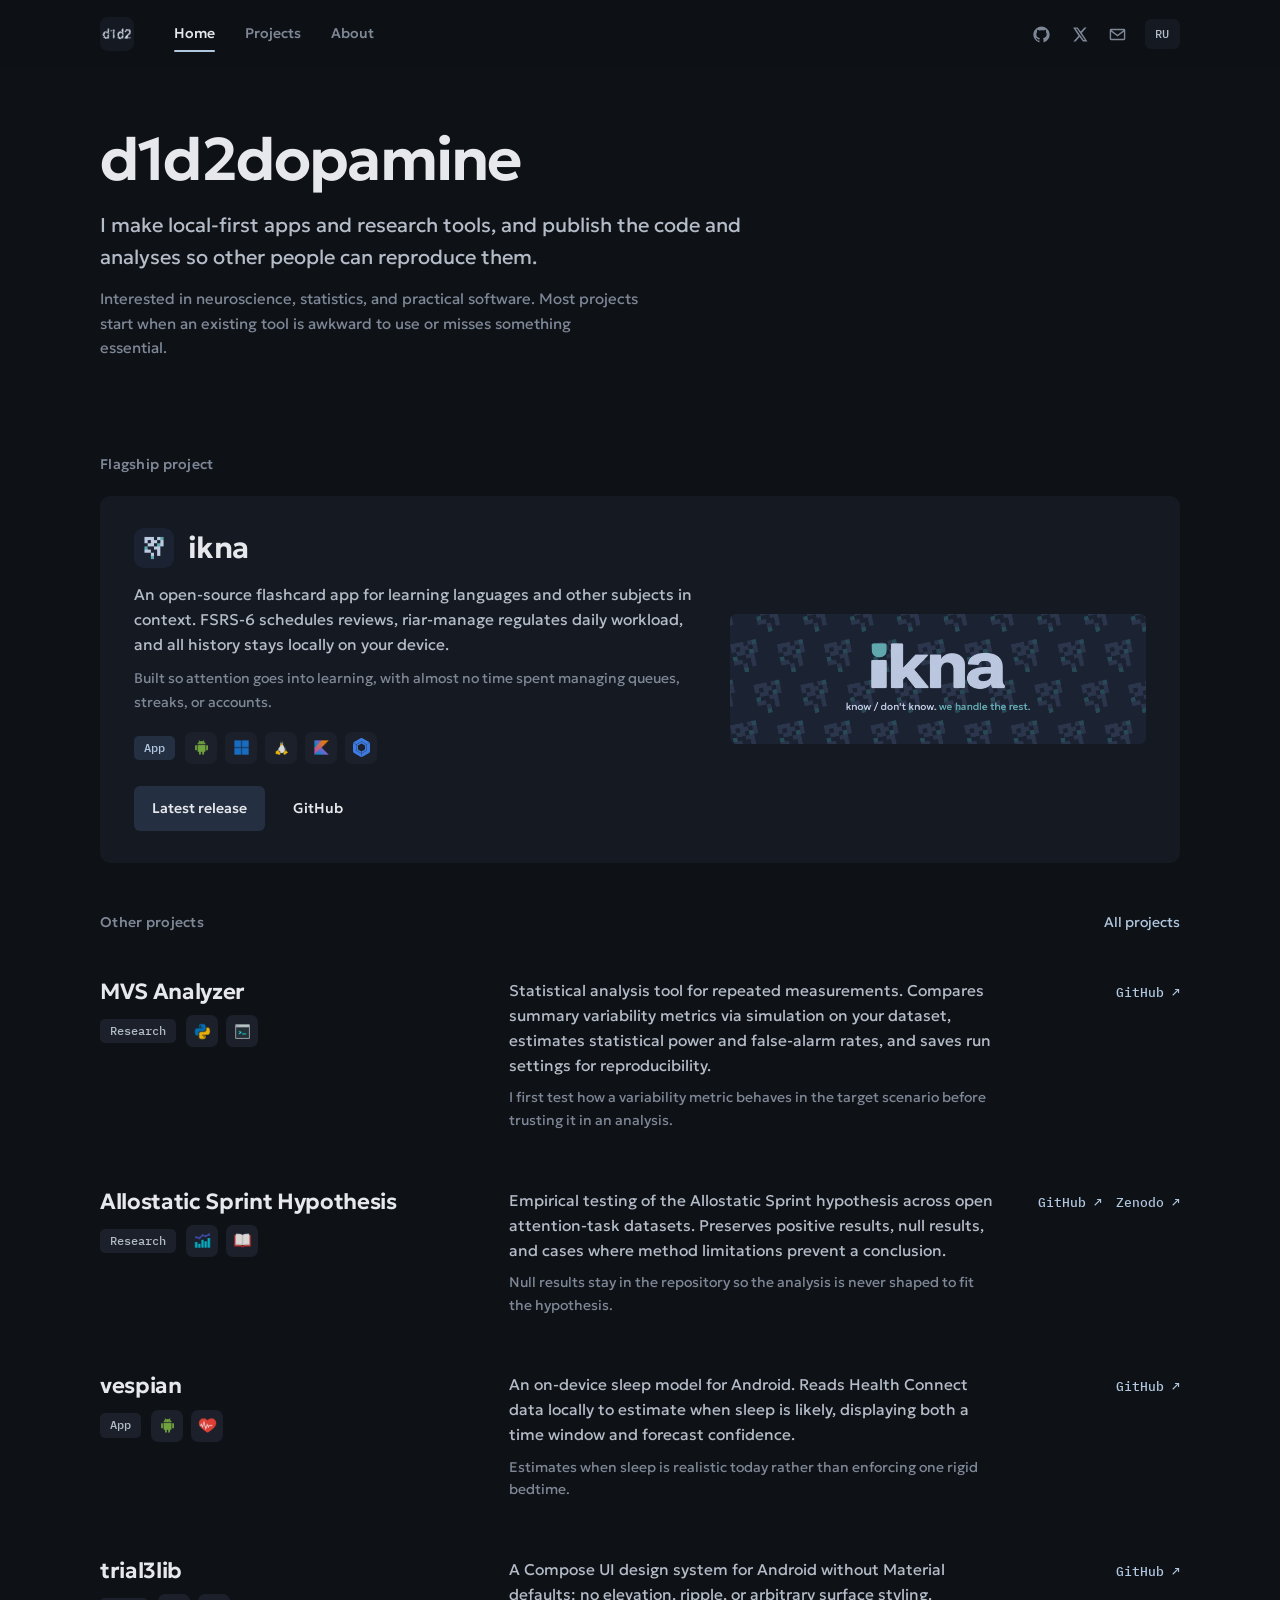
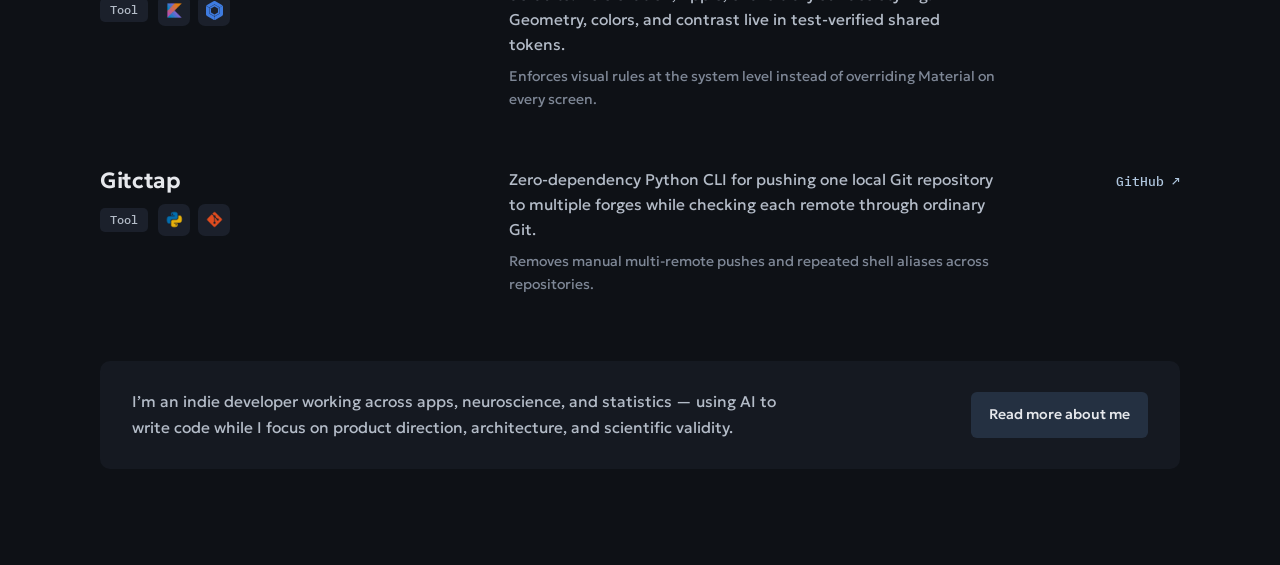
<file: index.html>
<!DOCTYPE html>
<html lang="en">
<head>
  <meta charset="utf-8">
  <meta name="viewport" content="width=device-width, initial-scale=1">
  <meta name="author" content="d1d2dopamine">
  <meta name="theme-color" content="#0E1116">
  <title>d1d2dopamine</title>
  <meta name="description" content="Apps, research tools, and reproducible analyses by d1d2dopamine.">
  <link rel="canonical" href="https://d1d2dopamine.is-a.dev/">
  <link rel="alternate" hreflang="en" href="https://d1d2dopamine.is-a.dev/">
  <link rel="alternate" hreflang="ru" href="https://d1d2dopamine.is-a.dev/ru.html">
  <link rel="alternate" hreflang="x-default" href="https://d1d2dopamine.is-a.dev/">
  <meta property="og:type" content="website">
  <meta property="og:site_name" content="d1d2dopamine">
  <meta property="og:title" content="d1d2dopamine">
  <meta property="og:description" content="Apps, research tools, and reproducible analyses by d1d2dopamine.">
  <meta property="og:url" content="https://d1d2dopamine.is-a.dev/">
  <meta property="og:image" content="https://d1d2dopamine.is-a.dev/assets/og-image.png?v=v19">
  <meta property="og:image:width" content="1200">
  <meta property="og:image:height" content="630">
  <meta property="og:locale" content="en_US">
  <meta property="og:locale:alternate" content="ru_RU">
  <meta name="twitter:card" content="summary_large_image">
  <meta name="twitter:title" content="d1d2dopamine">
  <meta name="twitter:description" content="Apps, research tools, and reproducible analyses by d1d2dopamine.">
  <meta name="twitter:image" content="https://d1d2dopamine.is-a.dev/assets/og-image.png?v=v19">
  <link rel="icon" type="image/png" sizes="32x32" href="assets/favicon.png?v=v18">
  <link rel="icon" type="image/x-icon" href="favicon.ico?v=v18">
  <link rel="apple-touch-icon" href="assets/apple-touch-icon.png?v=v18">
  <link rel="manifest" href="site.webmanifest?v=v18">
  <link rel="preload" href="assets/fonts/geologica-regular.ttf" as="font" type="font/ttf" crossorigin>
  <link rel="preload" href="assets/fonts/geologica-semibold.ttf" as="font" type="font/ttf" crossorigin>
  <link rel="stylesheet" href="styles.css?v=v18">
</head>
<body>
  <a class="skip-link" href="#content">Skip to content</a>
  <header class="site-header">
    <div class="container header-inner">
      <div class="header-left">
        <a class="brand" href="index.html" aria-label="d1d2dopamine">
          <img class="brand-mark" src="assets/avatar-d1d2.png?v=v18" alt="" width="34" height="34">
        </a>
        <nav class="primary-nav" aria-label="Primary navigation">
          <a href="index.html" aria-current="page">Home</a><a href="projects.html">Projects</a><a href="about.html">About</a>
        </nav>
      </div>
      <div class="header-right">
        <a class="icon-link" href="https://github.com/d1d2dopamine" rel="me noopener" aria-label="GitHub" title="GitHub"><svg aria-hidden="true" viewBox="0 0 24 24"><path d="M12 .7A11.5 11.5 0 0 0 8.36 23.1c.58.1.79-.25.79-.56v-2.23c-3.22.7-3.9-1.37-3.9-1.37-.53-1.34-1.29-1.7-1.29-1.7-1.05-.72.08-.71.08-.71 1.17.08 1.78 1.2 1.78 1.2 1.04 1.78 2.72 1.27 3.38.97.1-.75.4-1.27.74-1.56-2.57-.29-5.27-1.29-5.27-5.68 0-1.26.45-2.28 1.19-3.09-.12-.29-.52-1.46.11-3.05 0 0 .97-.31 3.16 1.18A10.9 10.9 0 0 1 12 6.12c.98 0 1.95.13 2.86.38 2.2-1.49 3.16-1.18 3.16-1.18.63 1.59.23 2.76.12 3.05.74.81 1.18 1.83 1.18 3.09 0 4.4-2.7 5.38-5.28 5.67.42.36.78 1.06.78 2.14v3.27c0 .31.21.67.8.56A11.5 11.5 0 0 0 12 .7Z"/></svg></a>
        <a class="icon-link" href="https://x.com/d1d2dopamine" rel="me noopener" aria-label="X" title="X"><svg aria-hidden="true" viewBox="0 0 24 24"><path d="M18.9 2H22l-6.77 7.73L23.2 22h-6.24l-4.89-6.39L6.48 22H3.36l7.25-8.29L2.97 2h6.4l4.42 5.84L18.9 2Zm-1.09 17.84h1.73L8.43 4.05H6.58l11.23 15.79Z"/></svg></a>
        <a class="icon-link" href="mailto:d1d2dopamine@gmail.com" aria-label="Email" title="Email"><svg aria-hidden="true" viewBox="0 0 24 24"><path d="M3 4h18a2 2 0 0 1 2 2v12a2 2 0 0 1-2 2H3a2 2 0 0 1-2-2V6a2 2 0 0 1 2-2Zm9 8.2L20.3 6H3.7L12 12.2Zm0 2.5L3 8v10h18V8l-9 6.7Z"/></svg></a>
        <a class="lang-switch" href="ru.html" hreflang="ru" aria-label="Switch language to RU">RU</a>
      </div>
    </div>
  </header>
  <main id="content">
    <section class="hero-wrap">
      <div class="container">
        <div class="hero-stage">
          <div class="hero-content">
            <h1>d1d2dopamine</h1>
            <p class="hero-lead">I make local-first apps and research tools, and publish the code and analyses so other people can reproduce them.</p>
            <p class="hero-note">Interested in neuroscience, statistics, and practical software. Most projects start when an existing tool is awkward to use or misses something essential.</p>
          </div>
        </div>
      </div>
    </section>

    <section class="section">
      <div class="container">
        <div class="section-head">
          <h2 class="section-title">Flagship project</h2>
        </div>
      <article class="flagship" data-category="app">
        <div>
          <div class="flagship-head">
            <img class="flagship-icon" src="assets/ikna-icon.png" alt="" width="40" height="40">
            <div>
              <h3 class="flagship-title"><a href="https://github.com/d1d2dopamine/ikna" rel="noopener">ikna</a></h3>
            </div>
          </div>
          <p class="flagship-desc">An open-source flashcard app for learning languages and other subjects in context. FSRS-6 schedules reviews, riar-manage regulates daily workload, and all history stays locally on your device.</p>
          <p class="flagship-note">Built so attention goes into learning, with almost no time spent managing queues, streaks, or accounts.</p>
          <div class="meta-row">
            <span class="tag tag-accent">App</span>
            <span class="tech-icons"><span class="tech-icon" data-tip="Android 10+" title="Android 10+" aria-label="Android 10+" tabindex="0"><img src="assets/tech/android.png" alt="" width="16" height="16" loading="lazy"></span><span class="tech-icon" data-tip="Windows x64" title="Windows x64" aria-label="Windows x64" tabindex="0"><img src="assets/tech/windows.png" alt="" width="16" height="16" loading="lazy"></span><span class="tech-icon" data-tip="Linux AppImage" title="Linux AppImage" aria-label="Linux AppImage" tabindex="0"><img src="assets/tech/linux.png" alt="" width="16" height="16" loading="lazy"></span><span class="tech-icon" data-tip="Kotlin" title="Kotlin" aria-label="Kotlin" tabindex="0"><img src="assets/tech/kotlin.png" alt="" width="16" height="16" loading="lazy"></span><span class="tech-icon" data-tip="Compose Multiplatform" title="Compose Multiplatform" aria-label="Compose Multiplatform" tabindex="0"><img src="assets/tech/compose.svg" alt="" width="16" height="16" loading="lazy"></span></span>
          </div>
          <div class="flagship-actions">
            <a class="btn btn-primary" href="https://github.com/d1d2dopamine/ikna/releases/latest" rel="noopener">Latest release</a>
            <a class="btn" href="https://github.com/d1d2dopamine/ikna" rel="noopener">GitHub</a>
          </div>
        </div>
        <figure class="flagship-media">
          <img src="assets/ikna-banner.png" alt="ikna — know / don’t know. we handle the rest." width="1600" height="500" loading="eager">
        </figure>
      </article>
      </div>
    </section>

    <section class="section">
      <div class="container">
        <div class="section-head">
          <h2 class="section-title">Other projects</h2>
          <a class="section-link" href="projects.html">All projects</a>
        </div>
<ul class="dossier-list">
        <li class="dossier-row" data-category="research">
          <div class="dossier-main">
            <h3><a href="https://github.com/d1d2dopamine/MVS-analyzer" rel="noopener">MVS Analyzer</a></h3>
            <div class="dossier-meta">
              <span class="tag">Research</span>
              <span class="tech-icons"><span class="tech-icon" data-tip="Python" title="Python" aria-label="Python" tabindex="0"><img src="assets/tech/python.png" alt="" width="16" height="16" loading="lazy"></span><span class="tech-icon" data-tip="CLI / API" title="CLI / API" aria-label="CLI / API" tabindex="0"><img src="assets/tech/cli.png" alt="" width="16" height="16" loading="lazy"></span></span>
            </div>
          </div>
          <div class="dossier-body">
            <p>Statistical analysis tool for repeated measurements. Compares summary variability metrics via simulation on your dataset, estimates statistical power and false-alarm rates, and saves run settings for reproducibility.</p>
            <p class="dossier-context">I first test how a variability metric behaves in the target scenario before trusting it in an analysis.</p>
          </div>
          <div class="dossier-links"><a href="https://github.com/d1d2dopamine/MVS-analyzer" rel="noopener">GitHub ↗</a></div>
        </li>
        <li class="dossier-row" data-category="research">
          <div class="dossier-main">
            <h3><a href="https://github.com/d1d2dopamine/allostatic-sprint-hypothesis" rel="noopener">Allostatic Sprint Hypothesis</a></h3>
            <div class="dossier-meta">
              <span class="tag">Research</span>
              <span class="tech-icons"><span class="tech-icon" data-tip="Open Datasets" title="Open Datasets" aria-label="Open Datasets" tabindex="0"><img src="assets/tech/dataset.png" alt="" width="16" height="16" loading="lazy"></span><span class="tech-icon" data-tip="Zenodo" title="Zenodo" aria-label="Zenodo" tabindex="0"><img src="assets/tech/zenodo.png" alt="" width="16" height="16" loading="lazy"></span></span>
            </div>
          </div>
          <div class="dossier-body">
            <p>Empirical testing of the Allostatic Sprint hypothesis across open attention-task datasets. Preserves positive results, null results, and cases where method limitations prevent a conclusion.</p>
            <p class="dossier-context">Null results stay in the repository so the analysis is never shaped to fit the hypothesis.</p>
          </div>
          <div class="dossier-links"><a href="https://github.com/d1d2dopamine/allostatic-sprint-hypothesis" rel="noopener">GitHub ↗</a><a href="https://zenodo.org/records/21304761" rel="noopener">Zenodo ↗</a></div>
        </li>
        <li class="dossier-row" data-category="app">
          <div class="dossier-main">
            <h3><a href="https://github.com/d1d2dopamine/vespian" rel="noopener">vespian</a></h3>
            <div class="dossier-meta">
              <span class="tag">App</span>
              <span class="tech-icons"><span class="tech-icon" data-tip="Android" title="Android" aria-label="Android" tabindex="0"><img src="assets/tech/android.png" alt="" width="16" height="16" loading="lazy"></span><span class="tech-icon" data-tip="Health Connect" title="Health Connect" aria-label="Health Connect" tabindex="0"><img src="assets/tech/health.png" alt="" width="16" height="16" loading="lazy"></span></span>
            </div>
          </div>
          <div class="dossier-body">
            <p>An on-device sleep model for Android. Reads Health Connect data locally to estimate when sleep is likely, displaying both a time window and forecast confidence.</p>
            <p class="dossier-context">Estimates when sleep is realistic today rather than enforcing one rigid bedtime.</p>
          </div>
          <div class="dossier-links"><a href="https://github.com/d1d2dopamine/vespian" rel="noopener">GitHub ↗</a></div>
        </li>
        <li class="dossier-row" data-category="tool">
          <div class="dossier-main">
            <h3><a href="https://github.com/d1d2dopamine/trial3lib" rel="noopener">trial3lib</a></h3>
            <div class="dossier-meta">
              <span class="tag">Tool</span>
              <span class="tech-icons"><span class="tech-icon" data-tip="Kotlin" title="Kotlin" aria-label="Kotlin" tabindex="0"><img src="assets/tech/kotlin.png" alt="" width="16" height="16" loading="lazy"></span><span class="tech-icon" data-tip="Jetpack Compose" title="Jetpack Compose" aria-label="Jetpack Compose" tabindex="0"><img src="assets/tech/compose.svg" alt="" width="16" height="16" loading="lazy"></span></span>
            </div>
          </div>
          <div class="dossier-body">
            <p>A Compose UI design system for Android without Material defaults: no elevation, ripple, or arbitrary surface styling. Geometry, colors, and contrast live in test-verified shared tokens.</p>
            <p class="dossier-context">Enforces visual rules at the system level instead of overriding Material on every screen.</p>
          </div>
          <div class="dossier-links"><a href="https://github.com/d1d2dopamine/trial3lib" rel="noopener">GitHub ↗</a></div>
        </li>
        <li class="dossier-row" data-category="tool">
          <div class="dossier-main">
            <h3><a href="https://github.com/d1d2dopamine/Gitctap" rel="noopener">Gitctap</a></h3>
            <div class="dossier-meta">
              <span class="tag">Tool</span>
              <span class="tech-icons"><span class="tech-icon" data-tip="Python" title="Python" aria-label="Python" tabindex="0"><img src="assets/tech/python.png" alt="" width="16" height="16" loading="lazy"></span><span class="tech-icon" data-tip="Git" title="Git" aria-label="Git" tabindex="0"><img src="assets/tech/git.png" alt="" width="16" height="16" loading="lazy"></span></span>
            </div>
          </div>
          <div class="dossier-body">
            <p>Zero-dependency Python CLI for pushing one local Git repository to multiple forges while checking each remote through ordinary Git.</p>
            <p class="dossier-context">Removes manual multi-remote pushes and repeated shell aliases across repositories.</p>
          </div>
          <div class="dossier-links"><a href="https://github.com/d1d2dopamine/Gitctap" rel="noopener">GitHub ↗</a></div>
        </li>
      </ul>
        <div class="home-about">
          <p>I’m an indie developer working across apps, neuroscience, and statistics — using AI to write code while I focus on product direction, architecture, and scientific validity.</p>
          <a class="btn" href="about.html">Read more about me</a>
        </div>
      </div>
    </section>
  </main>
  <script src="site.js?v=v18" defer></script>
</body>
</html>
</file>
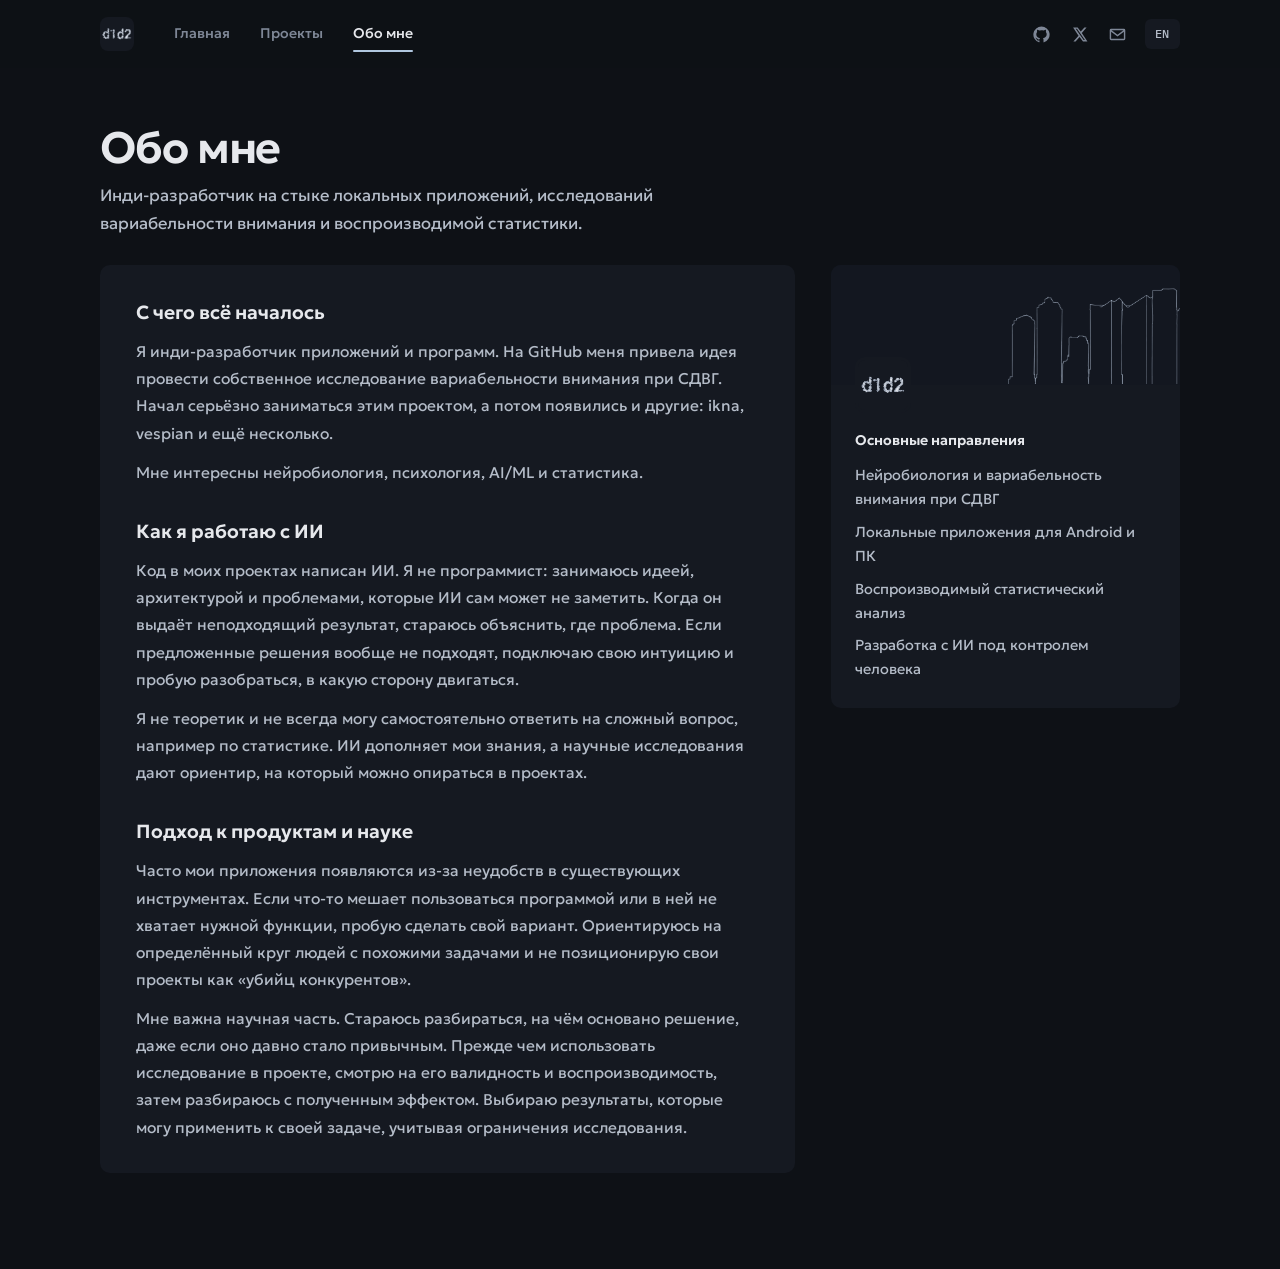
<file: about-ru.html>
<!DOCTYPE html>
<html lang="ru">
<head>
  <meta charset="utf-8">
  <meta name="viewport" content="width=device-width, initial-scale=1">
  <meta name="author" content="d1d2dopamine">
  <meta name="theme-color" content="#0E1116">
  <title>Обо мне — d1d2dopamine</title>
  <meta name="description" content="Что мне интересно, как я работаю над проектами и использую ИИ.">
  <link rel="canonical" href="https://d1d2dopamine.is-a.dev/about-ru.html">
  <link rel="alternate" hreflang="en" href="https://d1d2dopamine.is-a.dev/about.html">
  <link rel="alternate" hreflang="ru" href="https://d1d2dopamine.is-a.dev/about-ru.html">
  <link rel="alternate" hreflang="x-default" href="https://d1d2dopamine.is-a.dev/about.html">
  <meta property="og:type" content="website">
  <meta property="og:site_name" content="d1d2dopamine">
  <meta property="og:title" content="Обо мне — d1d2dopamine">
  <meta property="og:description" content="Что мне интересно, как я работаю над проектами и использую ИИ.">
  <meta property="og:url" content="https://d1d2dopamine.is-a.dev/about-ru.html">
  <meta property="og:image" content="https://d1d2dopamine.is-a.dev/assets/og-image.png?v=v19">
  <meta property="og:image:width" content="1200">
  <meta property="og:image:height" content="630">
  <meta property="og:locale" content="ru_RU">
  <meta property="og:locale:alternate" content="en_US">
  <meta name="twitter:card" content="summary_large_image">
  <meta name="twitter:title" content="Обо мне — d1d2dopamine">
  <meta name="twitter:description" content="Что мне интересно, как я работаю над проектами и использую ИИ.">
  <meta name="twitter:image" content="https://d1d2dopamine.is-a.dev/assets/og-image.png?v=v19">
  <link rel="icon" type="image/png" sizes="32x32" href="assets/favicon.png?v=v18">
  <link rel="icon" type="image/x-icon" href="favicon.ico?v=v18">
  <link rel="apple-touch-icon" href="assets/apple-touch-icon.png?v=v18">
  <link rel="manifest" href="site.webmanifest?v=v18">
  <link rel="preload" href="assets/fonts/geologica-regular.ttf" as="font" type="font/ttf" crossorigin>
  <link rel="preload" href="assets/fonts/geologica-semibold.ttf" as="font" type="font/ttf" crossorigin>
  <link rel="stylesheet" href="styles.css?v=v18">
</head>
<body>
  <a class="skip-link" href="#content">К содержанию</a>
  <header class="site-header">
    <div class="container header-inner">
      <div class="header-left">
        <a class="brand" href="ru.html" aria-label="d1d2dopamine">
          <img class="brand-mark" src="assets/avatar-d1d2.png?v=v18" alt="" width="34" height="34">
        </a>
        <nav class="primary-nav" aria-label="Основная навигация">
          <a href="ru.html">Главная</a><a href="projects-ru.html">Проекты</a><a href="about-ru.html" aria-current="page">Обо мне</a>
        </nav>
      </div>
      <div class="header-right">
        <a class="icon-link" href="https://github.com/d1d2dopamine" rel="me noopener" aria-label="GitHub" title="GitHub"><svg aria-hidden="true" viewBox="0 0 24 24"><path d="M12 .7A11.5 11.5 0 0 0 8.36 23.1c.58.1.79-.25.79-.56v-2.23c-3.22.7-3.9-1.37-3.9-1.37-.53-1.34-1.29-1.7-1.29-1.7-1.05-.72.08-.71.08-.71 1.17.08 1.78 1.2 1.78 1.2 1.04 1.78 2.72 1.27 3.38.97.1-.75.4-1.27.74-1.56-2.57-.29-5.27-1.29-5.27-5.68 0-1.26.45-2.28 1.19-3.09-.12-.29-.52-1.46.11-3.05 0 0 .97-.31 3.16 1.18A10.9 10.9 0 0 1 12 6.12c.98 0 1.95.13 2.86.38 2.2-1.49 3.16-1.18 3.16-1.18.63 1.59.23 2.76.12 3.05.74.81 1.18 1.83 1.18 3.09 0 4.4-2.7 5.38-5.28 5.67.42.36.78 1.06.78 2.14v3.27c0 .31.21.67.8.56A11.5 11.5 0 0 0 12 .7Z"/></svg></a>
        <a class="icon-link" href="https://x.com/d1d2dopamine" rel="me noopener" aria-label="X" title="X"><svg aria-hidden="true" viewBox="0 0 24 24"><path d="M18.9 2H22l-6.77 7.73L23.2 22h-6.24l-4.89-6.39L6.48 22H3.36l7.25-8.29L2.97 2h6.4l4.42 5.84L18.9 2Zm-1.09 17.84h1.73L8.43 4.05H6.58l11.23 15.79Z"/></svg></a>
        <a class="icon-link" href="mailto:d1d2dopamine@gmail.com" aria-label="Почта" title="Почта"><svg aria-hidden="true" viewBox="0 0 24 24"><path d="M3 4h18a2 2 0 0 1 2 2v12a2 2 0 0 1-2 2H3a2 2 0 0 1-2-2V6a2 2 0 0 1 2-2Zm9 8.2L20.3 6H3.7L12 12.2Zm0 2.5L3 8v10h18V8l-9 6.7Z"/></svg></a>
        <a class="lang-switch" href="about.html" hreflang="en" aria-label="Switch language to EN">EN</a>
      </div>
    </div>
  </header>
  <main id="content">
    <section class="page-header">
      <div class="container">
        <h1>Обо мне</h1>
        <p class="page-intro">Инди-разработчик на стыке локальных приложений, исследований вариабельности внимания и воспроизводимой статистики.</p>
      </div>
    </section>

    <section>
      <div class="container about-layout">
        <article class="essay">
        <section class="essay-group">
          <h2>С чего всё началось</h2>
          <p>Я инди-разработчик приложений и программ. На GitHub меня привела идея провести собственное исследование вариабельности внимания при СДВГ. Начал серьёзно заниматься этим проектом, а потом появились и другие: ikna, vespian и ещё несколько.</p>
          <p>Мне интересны нейробиология, психология, AI/ML и статистика.</p>
        </section>        <section class="essay-group">
          <h2>Как я работаю с ИИ</h2>
          <p>Код в моих проектах написан ИИ. Я не программист: занимаюсь идеей, архитектурой и проблемами, которые ИИ сам может не заметить. Когда он выдаёт неподходящий результат, стараюсь объяснить, где проблема. Если предложенные решения вообще не подходят, подключаю свою интуицию и пробую разобраться, в какую сторону двигаться.</p>
          <p>Я не теоретик и не всегда могу самостоятельно ответить на сложный вопрос, например по статистике. ИИ дополняет мои знания, а научные исследования дают ориентир, на который можно опираться в проектах.</p>
        </section>        <section class="essay-group">
          <h2>Подход к продуктам и науке</h2>
          <p>Часто мои приложения появляются из-за неудобств в существующих инструментах. Если что-то мешает пользоваться программой или в ней не хватает нужной функции, пробую сделать свой вариант. Ориентируюсь на определённый круг людей с похожими задачами и не позиционирую свои проекты как «убийц конкурентов».</p>
          <p>Мне важна научная часть. Стараюсь разбираться, на чём основано решение, даже если оно давно стало привычным. Прежде чем использовать исследование в проекте, смотрю на его валидность и воспроизводимость, затем разбираюсь с полученным эффектом. Выбираю результаты, которые могу применить к своей задаче, учитывая ограничения исследования.</p>
        </section>
        </article>
        <aside class="about-aside">
          <div class="aside-card">
            <div class="profile-banner" aria-hidden="true"></div>
            <div class="profile-body">
              <img class="profile-avatar" src="assets/avatar-d1d2.png?v=v18" alt="d1d2" width="56" height="56">
              <h2 class="aside-title">Основные направления</h2>
              <ul class="aside-list">
              <li>Нейробиология и вариабельность внимания при СДВГ</li>
            <li>Локальные приложения для Android и ПК</li>
            <li>Воспроизводимый статистический анализ</li>
            <li>Разработка с ИИ под контролем человека</li>
              </ul>
            </div>
          </div>
        </aside>
      </div>
    </section>
  </main>
  <script src="site.js?v=v18" defer></script>
</body>
</html>
</file>
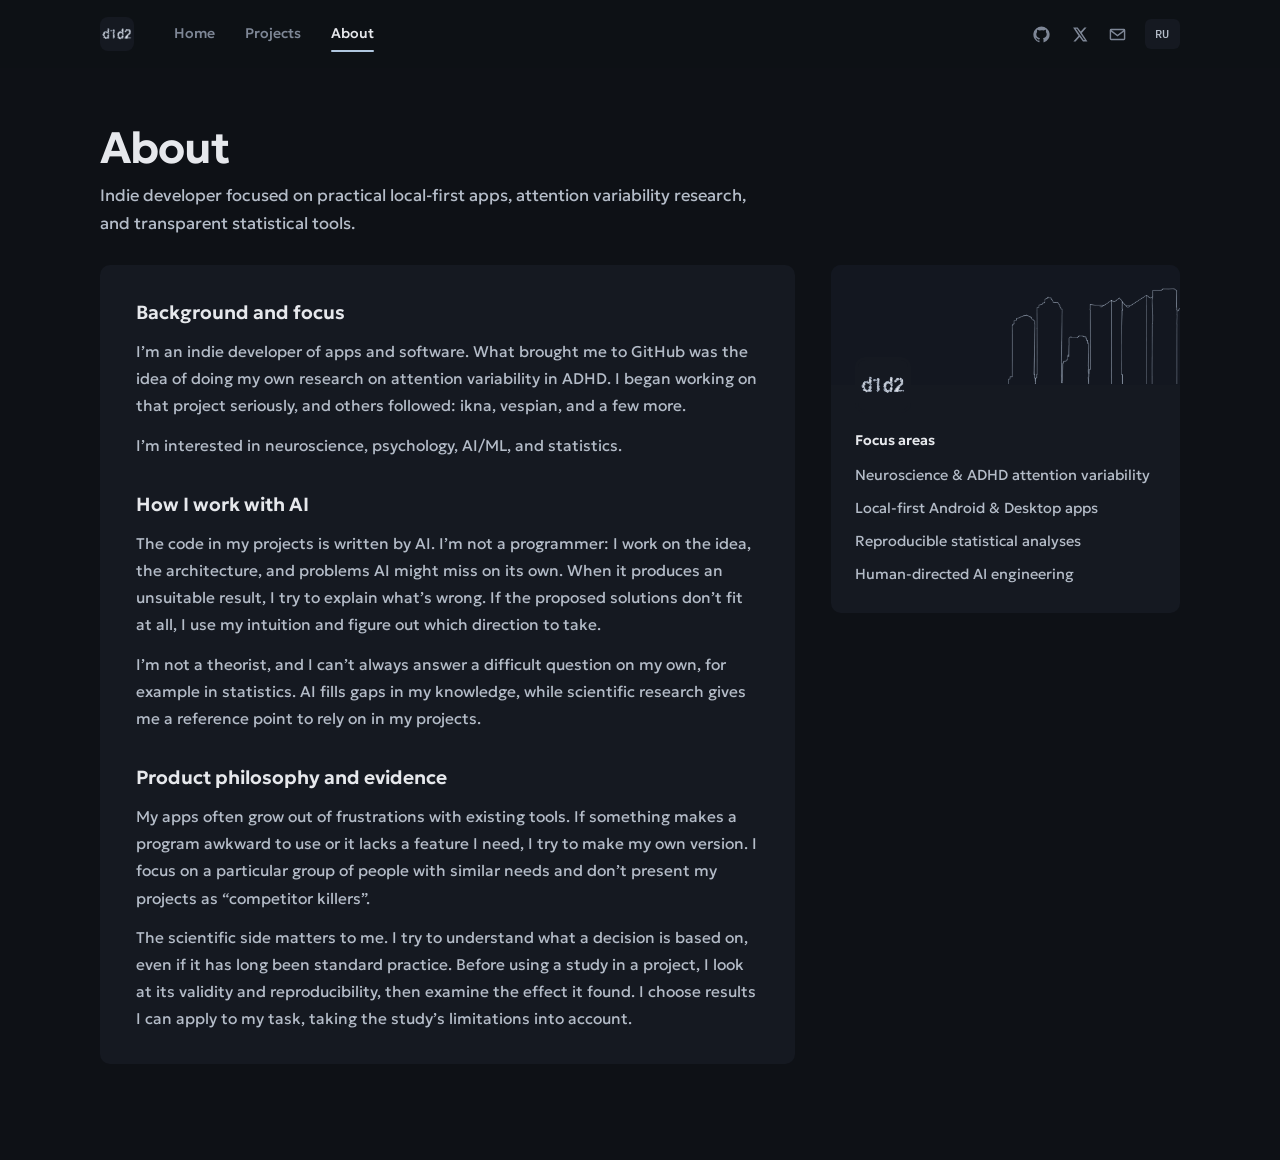
<file: about.html>
<!DOCTYPE html>
<html lang="en">
<head>
  <meta charset="utf-8">
  <meta name="viewport" content="width=device-width, initial-scale=1">
  <meta name="author" content="d1d2dopamine">
  <meta name="theme-color" content="#0E1116">
  <title>About — d1d2dopamine</title>
  <meta name="description" content="What I’m interested in, how I work on projects, and how I use AI.">
  <link rel="canonical" href="https://d1d2dopamine.is-a.dev/about.html">
  <link rel="alternate" hreflang="en" href="https://d1d2dopamine.is-a.dev/about.html">
  <link rel="alternate" hreflang="ru" href="https://d1d2dopamine.is-a.dev/about-ru.html">
  <link rel="alternate" hreflang="x-default" href="https://d1d2dopamine.is-a.dev/about.html">
  <meta property="og:type" content="website">
  <meta property="og:site_name" content="d1d2dopamine">
  <meta property="og:title" content="About — d1d2dopamine">
  <meta property="og:description" content="What I’m interested in, how I work on projects, and how I use AI.">
  <meta property="og:url" content="https://d1d2dopamine.is-a.dev/about.html">
  <meta property="og:image" content="https://d1d2dopamine.is-a.dev/assets/og-image.png?v=v19">
  <meta property="og:image:width" content="1200">
  <meta property="og:image:height" content="630">
  <meta property="og:locale" content="en_US">
  <meta property="og:locale:alternate" content="ru_RU">
  <meta name="twitter:card" content="summary_large_image">
  <meta name="twitter:title" content="About — d1d2dopamine">
  <meta name="twitter:description" content="What I’m interested in, how I work on projects, and how I use AI.">
  <meta name="twitter:image" content="https://d1d2dopamine.is-a.dev/assets/og-image.png?v=v19">
  <link rel="icon" type="image/png" sizes="32x32" href="assets/favicon.png?v=v18">
  <link rel="icon" type="image/x-icon" href="favicon.ico?v=v18">
  <link rel="apple-touch-icon" href="assets/apple-touch-icon.png?v=v18">
  <link rel="manifest" href="site.webmanifest?v=v18">
  <link rel="preload" href="assets/fonts/geologica-regular.ttf" as="font" type="font/ttf" crossorigin>
  <link rel="preload" href="assets/fonts/geologica-semibold.ttf" as="font" type="font/ttf" crossorigin>
  <link rel="stylesheet" href="styles.css?v=v18">
</head>
<body>
  <a class="skip-link" href="#content">Skip to content</a>
  <header class="site-header">
    <div class="container header-inner">
      <div class="header-left">
        <a class="brand" href="index.html" aria-label="d1d2dopamine">
          <img class="brand-mark" src="assets/avatar-d1d2.png?v=v18" alt="" width="34" height="34">
        </a>
        <nav class="primary-nav" aria-label="Primary navigation">
          <a href="index.html">Home</a><a href="projects.html">Projects</a><a href="about.html" aria-current="page">About</a>
        </nav>
      </div>
      <div class="header-right">
        <a class="icon-link" href="https://github.com/d1d2dopamine" rel="me noopener" aria-label="GitHub" title="GitHub"><svg aria-hidden="true" viewBox="0 0 24 24"><path d="M12 .7A11.5 11.5 0 0 0 8.36 23.1c.58.1.79-.25.79-.56v-2.23c-3.22.7-3.9-1.37-3.9-1.37-.53-1.34-1.29-1.7-1.29-1.7-1.05-.72.08-.71.08-.71 1.17.08 1.78 1.2 1.78 1.2 1.04 1.78 2.72 1.27 3.38.97.1-.75.4-1.27.74-1.56-2.57-.29-5.27-1.29-5.27-5.68 0-1.26.45-2.28 1.19-3.09-.12-.29-.52-1.46.11-3.05 0 0 .97-.31 3.16 1.18A10.9 10.9 0 0 1 12 6.12c.98 0 1.95.13 2.86.38 2.2-1.49 3.16-1.18 3.16-1.18.63 1.59.23 2.76.12 3.05.74.81 1.18 1.83 1.18 3.09 0 4.4-2.7 5.38-5.28 5.67.42.36.78 1.06.78 2.14v3.27c0 .31.21.67.8.56A11.5 11.5 0 0 0 12 .7Z"/></svg></a>
        <a class="icon-link" href="https://x.com/d1d2dopamine" rel="me noopener" aria-label="X" title="X"><svg aria-hidden="true" viewBox="0 0 24 24"><path d="M18.9 2H22l-6.77 7.73L23.2 22h-6.24l-4.89-6.39L6.48 22H3.36l7.25-8.29L2.97 2h6.4l4.42 5.84L18.9 2Zm-1.09 17.84h1.73L8.43 4.05H6.58l11.23 15.79Z"/></svg></a>
        <a class="icon-link" href="mailto:d1d2dopamine@gmail.com" aria-label="Email" title="Email"><svg aria-hidden="true" viewBox="0 0 24 24"><path d="M3 4h18a2 2 0 0 1 2 2v12a2 2 0 0 1-2 2H3a2 2 0 0 1-2-2V6a2 2 0 0 1 2-2Zm9 8.2L20.3 6H3.7L12 12.2Zm0 2.5L3 8v10h18V8l-9 6.7Z"/></svg></a>
        <a class="lang-switch" href="about-ru.html" hreflang="ru" aria-label="Switch language to RU">RU</a>
      </div>
    </div>
  </header>
  <main id="content">
    <section class="page-header">
      <div class="container">
        <h1>About</h1>
        <p class="page-intro">Indie developer focused on practical local-first apps, attention variability research, and transparent statistical tools.</p>
      </div>
    </section>

    <section>
      <div class="container about-layout">
        <article class="essay">
        <section class="essay-group">
          <h2>Background and focus</h2>
          <p>I’m an indie developer of apps and software. What brought me to GitHub was the idea of doing my own research on attention variability in ADHD. I began working on that project seriously, and others followed: ikna, vespian, and a few more.</p>
          <p>I’m interested in neuroscience, psychology, AI/ML, and statistics.</p>
        </section>        <section class="essay-group">
          <h2>How I work with AI</h2>
          <p>The code in my projects is written by AI. I’m not a programmer: I work on the idea, the architecture, and problems AI might miss on its own. When it produces an unsuitable result, I try to explain what’s wrong. If the proposed solutions don’t fit at all, I use my intuition and figure out which direction to take.</p>
          <p>I’m not a theorist, and I can’t always answer a difficult question on my own, for example in statistics. AI fills gaps in my knowledge, while scientific research gives me a reference point to rely on in my projects.</p>
        </section>        <section class="essay-group">
          <h2>Product philosophy and evidence</h2>
          <p>My apps often grow out of frustrations with existing tools. If something makes a program awkward to use or it lacks a feature I need, I try to make my own version. I focus on a particular group of people with similar needs and don’t present my projects as “competitor killers”.</p>
          <p>The scientific side matters to me. I try to understand what a decision is based on, even if it has long been standard practice. Before using a study in a project, I look at its validity and reproducibility, then examine the effect it found. I choose results I can apply to my task, taking the study’s limitations into account.</p>
        </section>
        </article>
        <aside class="about-aside">
          <div class="aside-card">
            <div class="profile-banner" aria-hidden="true"></div>
            <div class="profile-body">
              <img class="profile-avatar" src="assets/avatar-d1d2.png?v=v18" alt="d1d2" width="56" height="56">
              <h2 class="aside-title">Focus areas</h2>
              <ul class="aside-list">
              <li>Neuroscience &amp; ADHD attention variability</li>
            <li>Local-first Android &amp; Desktop apps</li>
            <li>Reproducible statistical analyses</li>
            <li>Human-directed AI engineering</li>
              </ul>
            </div>
          </div>
        </aside>
      </div>
    </section>
  </main>
  <script src="site.js?v=v18" defer></script>
</body>
</html>
</file>
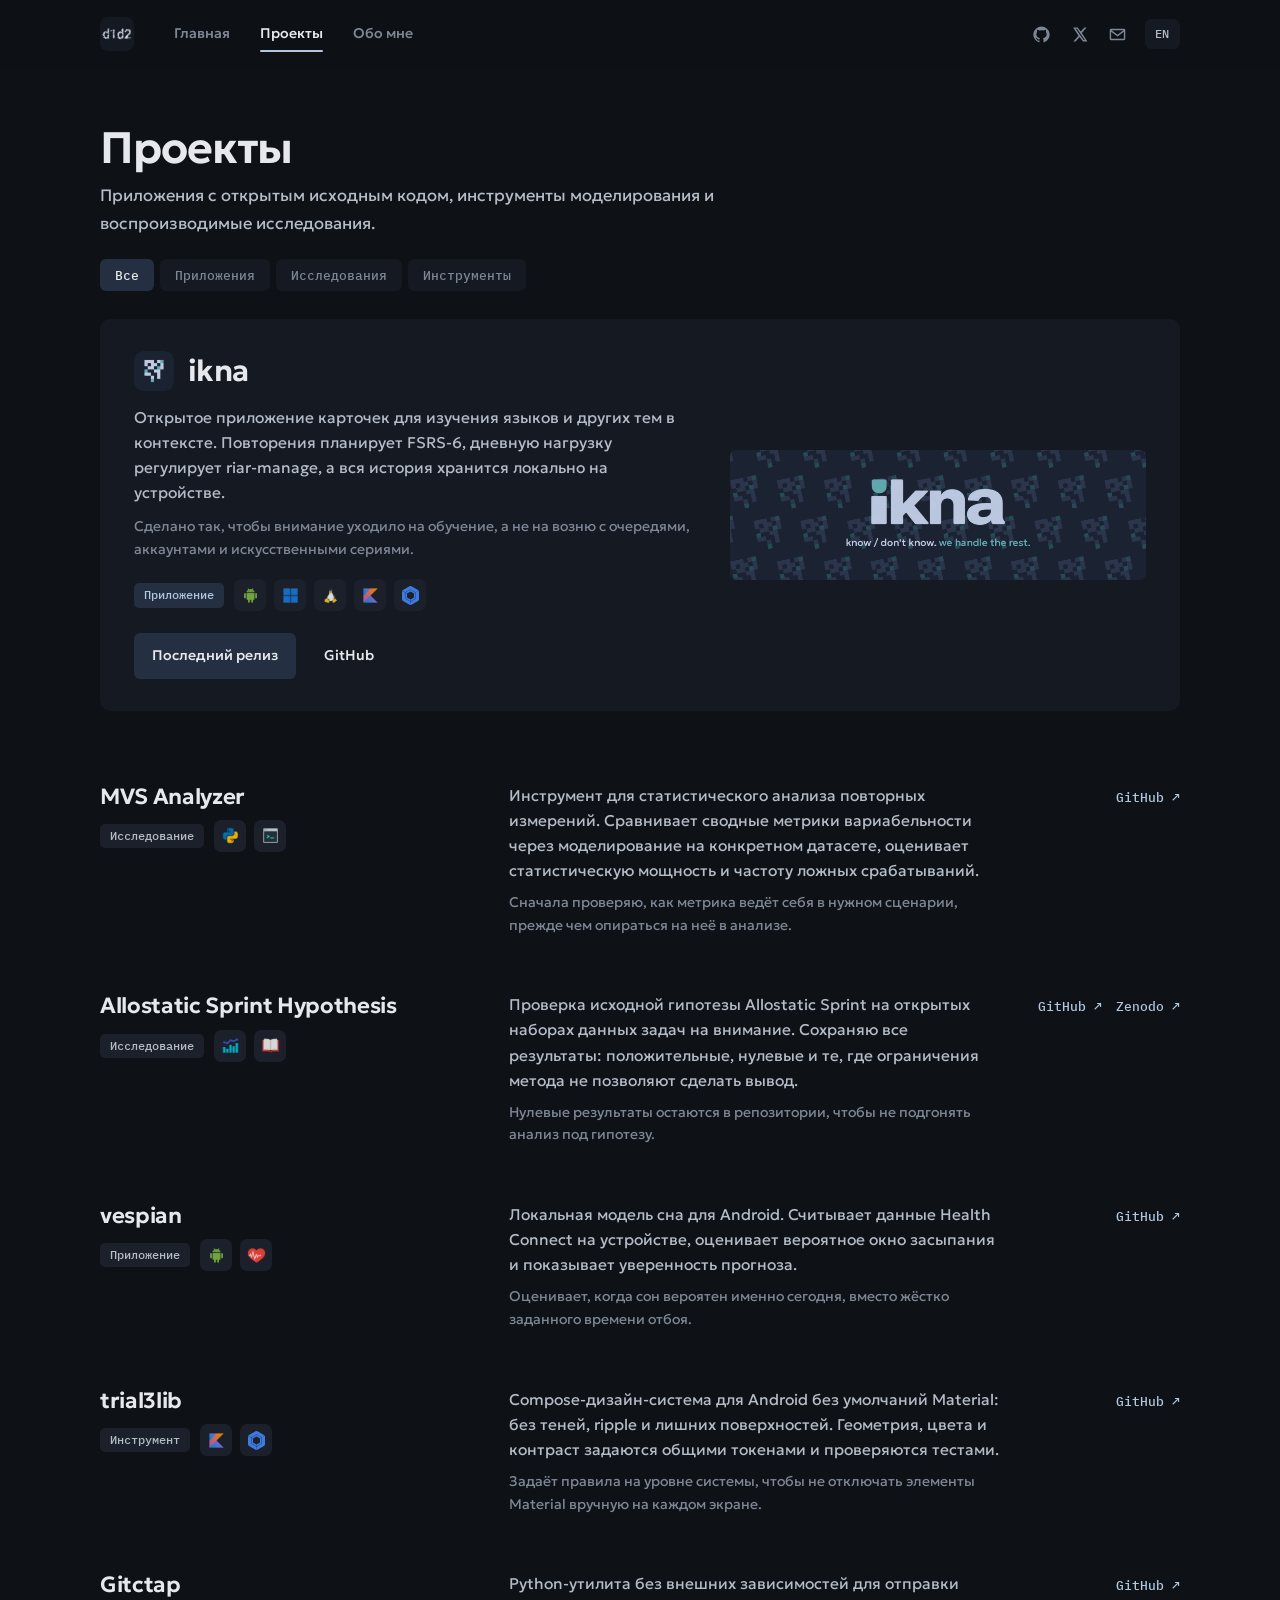
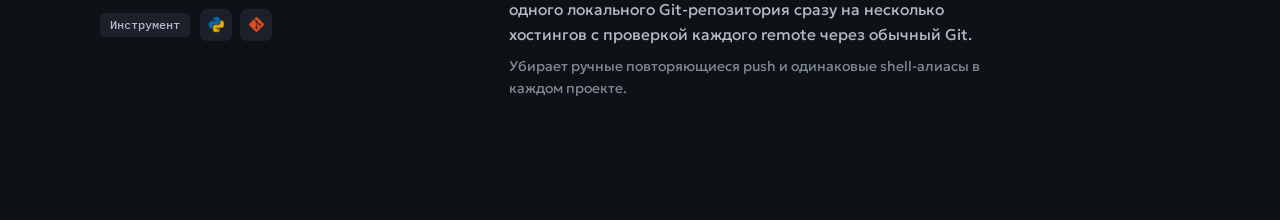
<file: projects-ru.html>
<!DOCTYPE html>
<html lang="ru">
<head>
  <meta charset="utf-8">
  <meta name="viewport" content="width=device-width, initial-scale=1">
  <meta name="author" content="d1d2dopamine">
  <meta name="theme-color" content="#0E1116">
  <title>Проекты — d1d2dopamine</title>
  <meta name="description" content="Приложения с открытым кодом, статистические инструменты и исследования.">
  <link rel="canonical" href="https://d1d2dopamine.is-a.dev/projects-ru.html">
  <link rel="alternate" hreflang="en" href="https://d1d2dopamine.is-a.dev/projects.html">
  <link rel="alternate" hreflang="ru" href="https://d1d2dopamine.is-a.dev/projects-ru.html">
  <link rel="alternate" hreflang="x-default" href="https://d1d2dopamine.is-a.dev/projects.html">
  <meta property="og:type" content="website">
  <meta property="og:site_name" content="d1d2dopamine">
  <meta property="og:title" content="Проекты — d1d2dopamine">
  <meta property="og:description" content="Приложения с открытым кодом, статистические инструменты и исследования.">
  <meta property="og:url" content="https://d1d2dopamine.is-a.dev/projects-ru.html">
  <meta property="og:image" content="https://d1d2dopamine.is-a.dev/assets/og-image.png?v=v19">
  <meta property="og:image:width" content="1200">
  <meta property="og:image:height" content="630">
  <meta property="og:locale" content="ru_RU">
  <meta property="og:locale:alternate" content="en_US">
  <meta name="twitter:card" content="summary_large_image">
  <meta name="twitter:title" content="Проекты — d1d2dopamine">
  <meta name="twitter:description" content="Приложения с открытым кодом, статистические инструменты и исследования.">
  <meta name="twitter:image" content="https://d1d2dopamine.is-a.dev/assets/og-image.png?v=v19">
  <link rel="icon" type="image/png" sizes="32x32" href="assets/favicon.png?v=v18">
  <link rel="icon" type="image/x-icon" href="favicon.ico?v=v18">
  <link rel="apple-touch-icon" href="assets/apple-touch-icon.png?v=v18">
  <link rel="manifest" href="site.webmanifest?v=v18">
  <link rel="preload" href="assets/fonts/geologica-regular.ttf" as="font" type="font/ttf" crossorigin>
  <link rel="preload" href="assets/fonts/geologica-semibold.ttf" as="font" type="font/ttf" crossorigin>
  <link rel="stylesheet" href="styles.css?v=v18">
</head>
<body>
  <a class="skip-link" href="#content">К содержанию</a>
  <header class="site-header">
    <div class="container header-inner">
      <div class="header-left">
        <a class="brand" href="ru.html" aria-label="d1d2dopamine">
          <img class="brand-mark" src="assets/avatar-d1d2.png?v=v18" alt="" width="34" height="34">
        </a>
        <nav class="primary-nav" aria-label="Основная навигация">
          <a href="ru.html">Главная</a><a href="projects-ru.html" aria-current="page">Проекты</a><a href="about-ru.html">Обо мне</a>
        </nav>
      </div>
      <div class="header-right">
        <a class="icon-link" href="https://github.com/d1d2dopamine" rel="me noopener" aria-label="GitHub" title="GitHub"><svg aria-hidden="true" viewBox="0 0 24 24"><path d="M12 .7A11.5 11.5 0 0 0 8.36 23.1c.58.1.79-.25.79-.56v-2.23c-3.22.7-3.9-1.37-3.9-1.37-.53-1.34-1.29-1.7-1.29-1.7-1.05-.72.08-.71.08-.71 1.17.08 1.78 1.2 1.78 1.2 1.04 1.78 2.72 1.27 3.38.97.1-.75.4-1.27.74-1.56-2.57-.29-5.27-1.29-5.27-5.68 0-1.26.45-2.28 1.19-3.09-.12-.29-.52-1.46.11-3.05 0 0 .97-.31 3.16 1.18A10.9 10.9 0 0 1 12 6.12c.98 0 1.95.13 2.86.38 2.2-1.49 3.16-1.18 3.16-1.18.63 1.59.23 2.76.12 3.05.74.81 1.18 1.83 1.18 3.09 0 4.4-2.7 5.38-5.28 5.67.42.36.78 1.06.78 2.14v3.27c0 .31.21.67.8.56A11.5 11.5 0 0 0 12 .7Z"/></svg></a>
        <a class="icon-link" href="https://x.com/d1d2dopamine" rel="me noopener" aria-label="X" title="X"><svg aria-hidden="true" viewBox="0 0 24 24"><path d="M18.9 2H22l-6.77 7.73L23.2 22h-6.24l-4.89-6.39L6.48 22H3.36l7.25-8.29L2.97 2h6.4l4.42 5.84L18.9 2Zm-1.09 17.84h1.73L8.43 4.05H6.58l11.23 15.79Z"/></svg></a>
        <a class="icon-link" href="mailto:d1d2dopamine@gmail.com" aria-label="Почта" title="Почта"><svg aria-hidden="true" viewBox="0 0 24 24"><path d="M3 4h18a2 2 0 0 1 2 2v12a2 2 0 0 1-2 2H3a2 2 0 0 1-2-2V6a2 2 0 0 1 2-2Zm9 8.2L20.3 6H3.7L12 12.2Zm0 2.5L3 8v10h18V8l-9 6.7Z"/></svg></a>
        <a class="lang-switch" href="projects.html" hreflang="en" aria-label="Switch language to EN">EN</a>
      </div>
    </div>
  </header>
  <main id="content">
    <section class="page-header">
      <div class="container">
        <h1>Проекты</h1>
        <p class="page-intro">Приложения с открытым исходным кодом, инструменты моделирования и воспроизводимые исследования.</p>
        <div class="filter-bar" data-filter-bar role="group" aria-label="Проекты" hidden>
          <button type="button" class="filter-btn" data-filter="all" aria-pressed="true">Все</button><button type="button" class="filter-btn" data-filter="app" aria-pressed="false">Приложения</button><button type="button" class="filter-btn" data-filter="research" aria-pressed="false">Исследования</button><button type="button" class="filter-btn" data-filter="tool" aria-pressed="false">Инструменты</button>
        </div>
      </div>
    </section>

    <section>
      <div class="container">
      <article class="flagship" data-category="app">
        <div>
          <div class="flagship-head">
            <img class="flagship-icon" src="assets/ikna-icon.png" alt="" width="40" height="40">
            <div>
              <h2 class="flagship-title"><a href="https://github.com/d1d2dopamine/ikna" rel="noopener">ikna</a></h2>
            </div>
          </div>
          <p class="flagship-desc">Открытое приложение карточек для изучения языков и других тем в контексте. Повторения планирует FSRS-6, дневную нагрузку регулирует riar-manage, а вся история хранится локально на устройстве.</p>
          <p class="flagship-note">Сделано так, чтобы внимание уходило на обучение, а не на возню с очередями, аккаунтами и искусственными сериями.</p>
          <div class="meta-row">
            <span class="tag tag-accent">Приложение</span>
            <span class="tech-icons"><span class="tech-icon" data-tip="Android 10+" title="Android 10+" aria-label="Android 10+" tabindex="0"><img src="assets/tech/android.png" alt="" width="16" height="16" loading="lazy"></span><span class="tech-icon" data-tip="Windows x64" title="Windows x64" aria-label="Windows x64" tabindex="0"><img src="assets/tech/windows.png" alt="" width="16" height="16" loading="lazy"></span><span class="tech-icon" data-tip="Linux AppImage" title="Linux AppImage" aria-label="Linux AppImage" tabindex="0"><img src="assets/tech/linux.png" alt="" width="16" height="16" loading="lazy"></span><span class="tech-icon" data-tip="Kotlin" title="Kotlin" aria-label="Kotlin" tabindex="0"><img src="assets/tech/kotlin.png" alt="" width="16" height="16" loading="lazy"></span><span class="tech-icon" data-tip="Compose Multiplatform" title="Compose Multiplatform" aria-label="Compose Multiplatform" tabindex="0"><img src="assets/tech/compose.svg" alt="" width="16" height="16" loading="lazy"></span></span>
          </div>
          <div class="flagship-actions">
            <a class="btn btn-primary" href="https://github.com/d1d2dopamine/ikna/releases/latest" rel="noopener">Последний релиз</a>
            <a class="btn" href="https://github.com/d1d2dopamine/ikna" rel="noopener">GitHub</a>
          </div>
        </div>
        <figure class="flagship-media">
          <img src="assets/ikna-banner.png" alt="ikna — know / don’t know. we handle the rest." width="1600" height="500" loading="eager">
        </figure>
      </article>
      </div>
    </section>

    <section class="section">
      <div class="container">
<ul class="dossier-list">
        <li class="dossier-row" data-category="research">
          <div class="dossier-main">
            <h2><a href="https://github.com/d1d2dopamine/MVS-analyzer" rel="noopener">MVS Analyzer</a></h2>
            <div class="dossier-meta">
              <span class="tag">Исследование</span>
              <span class="tech-icons"><span class="tech-icon" data-tip="Python" title="Python" aria-label="Python" tabindex="0"><img src="assets/tech/python.png" alt="" width="16" height="16" loading="lazy"></span><span class="tech-icon" data-tip="CLI / API" title="CLI / API" aria-label="CLI / API" tabindex="0"><img src="assets/tech/cli.png" alt="" width="16" height="16" loading="lazy"></span></span>
            </div>
          </div>
          <div class="dossier-body">
            <p>Инструмент для статистического анализа повторных измерений. Сравнивает сводные метрики вариабельности через моделирование на конкретном датасете, оценивает статистическую мощность и частоту ложных срабатываний.</p>
            <p class="dossier-context">Сначала проверяю, как метрика ведёт себя в нужном сценарии, прежде чем опираться на неё в анализе.</p>
          </div>
          <div class="dossier-links"><a href="https://github.com/d1d2dopamine/MVS-analyzer" rel="noopener">GitHub ↗</a></div>
        </li>
        <li class="dossier-row" data-category="research">
          <div class="dossier-main">
            <h2><a href="https://github.com/d1d2dopamine/allostatic-sprint-hypothesis" rel="noopener">Allostatic Sprint Hypothesis</a></h2>
            <div class="dossier-meta">
              <span class="tag">Исследование</span>
              <span class="tech-icons"><span class="tech-icon" data-tip="Open Datasets" title="Open Datasets" aria-label="Open Datasets" tabindex="0"><img src="assets/tech/dataset.png" alt="" width="16" height="16" loading="lazy"></span><span class="tech-icon" data-tip="Zenodo" title="Zenodo" aria-label="Zenodo" tabindex="0"><img src="assets/tech/zenodo.png" alt="" width="16" height="16" loading="lazy"></span></span>
            </div>
          </div>
          <div class="dossier-body">
            <p>Проверка исходной гипотезы Allostatic Sprint на открытых наборах данных задач на внимание. Сохраняю все результаты: положительные, нулевые и те, где ограничения метода не позволяют сделать вывод.</p>
            <p class="dossier-context">Нулевые результаты остаются в репозитории, чтобы не подгонять анализ под гипотезу.</p>
          </div>
          <div class="dossier-links"><a href="https://github.com/d1d2dopamine/allostatic-sprint-hypothesis" rel="noopener">GitHub ↗</a><a href="https://zenodo.org/records/21304761" rel="noopener">Zenodo ↗</a></div>
        </li>
        <li class="dossier-row" data-category="app">
          <div class="dossier-main">
            <h2><a href="https://github.com/d1d2dopamine/vespian" rel="noopener">vespian</a></h2>
            <div class="dossier-meta">
              <span class="tag">Приложение</span>
              <span class="tech-icons"><span class="tech-icon" data-tip="Android" title="Android" aria-label="Android" tabindex="0"><img src="assets/tech/android.png" alt="" width="16" height="16" loading="lazy"></span><span class="tech-icon" data-tip="Health Connect" title="Health Connect" aria-label="Health Connect" tabindex="0"><img src="assets/tech/health.png" alt="" width="16" height="16" loading="lazy"></span></span>
            </div>
          </div>
          <div class="dossier-body">
            <p>Локальная модель сна для Android. Считывает данные Health Connect на устройстве, оценивает вероятное окно засыпания и показывает уверенность прогноза.</p>
            <p class="dossier-context">Оценивает, когда сон вероятен именно сегодня, вместо жёстко заданного времени отбоя.</p>
          </div>
          <div class="dossier-links"><a href="https://github.com/d1d2dopamine/vespian" rel="noopener">GitHub ↗</a></div>
        </li>
        <li class="dossier-row" data-category="tool">
          <div class="dossier-main">
            <h2><a href="https://github.com/d1d2dopamine/trial3lib" rel="noopener">trial3lib</a></h2>
            <div class="dossier-meta">
              <span class="tag">Инструмент</span>
              <span class="tech-icons"><span class="tech-icon" data-tip="Kotlin" title="Kotlin" aria-label="Kotlin" tabindex="0"><img src="assets/tech/kotlin.png" alt="" width="16" height="16" loading="lazy"></span><span class="tech-icon" data-tip="Jetpack Compose" title="Jetpack Compose" aria-label="Jetpack Compose" tabindex="0"><img src="assets/tech/compose.svg" alt="" width="16" height="16" loading="lazy"></span></span>
            </div>
          </div>
          <div class="dossier-body">
            <p>Compose-дизайн-система для Android без умолчаний Material: без теней, ripple и лишних поверхностей. Геометрия, цвета и контраст задаются общими токенами и проверяются тестами.</p>
            <p class="dossier-context">Задаёт правила на уровне системы, чтобы не отключать элементы Material вручную на каждом экране.</p>
          </div>
          <div class="dossier-links"><a href="https://github.com/d1d2dopamine/trial3lib" rel="noopener">GitHub ↗</a></div>
        </li>
        <li class="dossier-row" data-category="tool">
          <div class="dossier-main">
            <h2><a href="https://github.com/d1d2dopamine/Gitctap" rel="noopener">Gitctap</a></h2>
            <div class="dossier-meta">
              <span class="tag">Инструмент</span>
              <span class="tech-icons"><span class="tech-icon" data-tip="Python" title="Python" aria-label="Python" tabindex="0"><img src="assets/tech/python.png" alt="" width="16" height="16" loading="lazy"></span><span class="tech-icon" data-tip="Git" title="Git" aria-label="Git" tabindex="0"><img src="assets/tech/git.png" alt="" width="16" height="16" loading="lazy"></span></span>
            </div>
          </div>
          <div class="dossier-body">
            <p>Python-утилита без внешних зависимостей для отправки одного локального Git-репозитория сразу на несколько хостингов с проверкой каждого remote через обычный Git.</p>
            <p class="dossier-context">Убирает ручные повторяющиеся push и одинаковые shell-алиасы в каждом проекте.</p>
          </div>
          <div class="dossier-links"><a href="https://github.com/d1d2dopamine/Gitctap" rel="noopener">GitHub ↗</a></div>
        </li>
      </ul>
      </div>
    </section>
  </main>
  <script src="site.js?v=v18" defer></script>
</body>
</html>
</file>
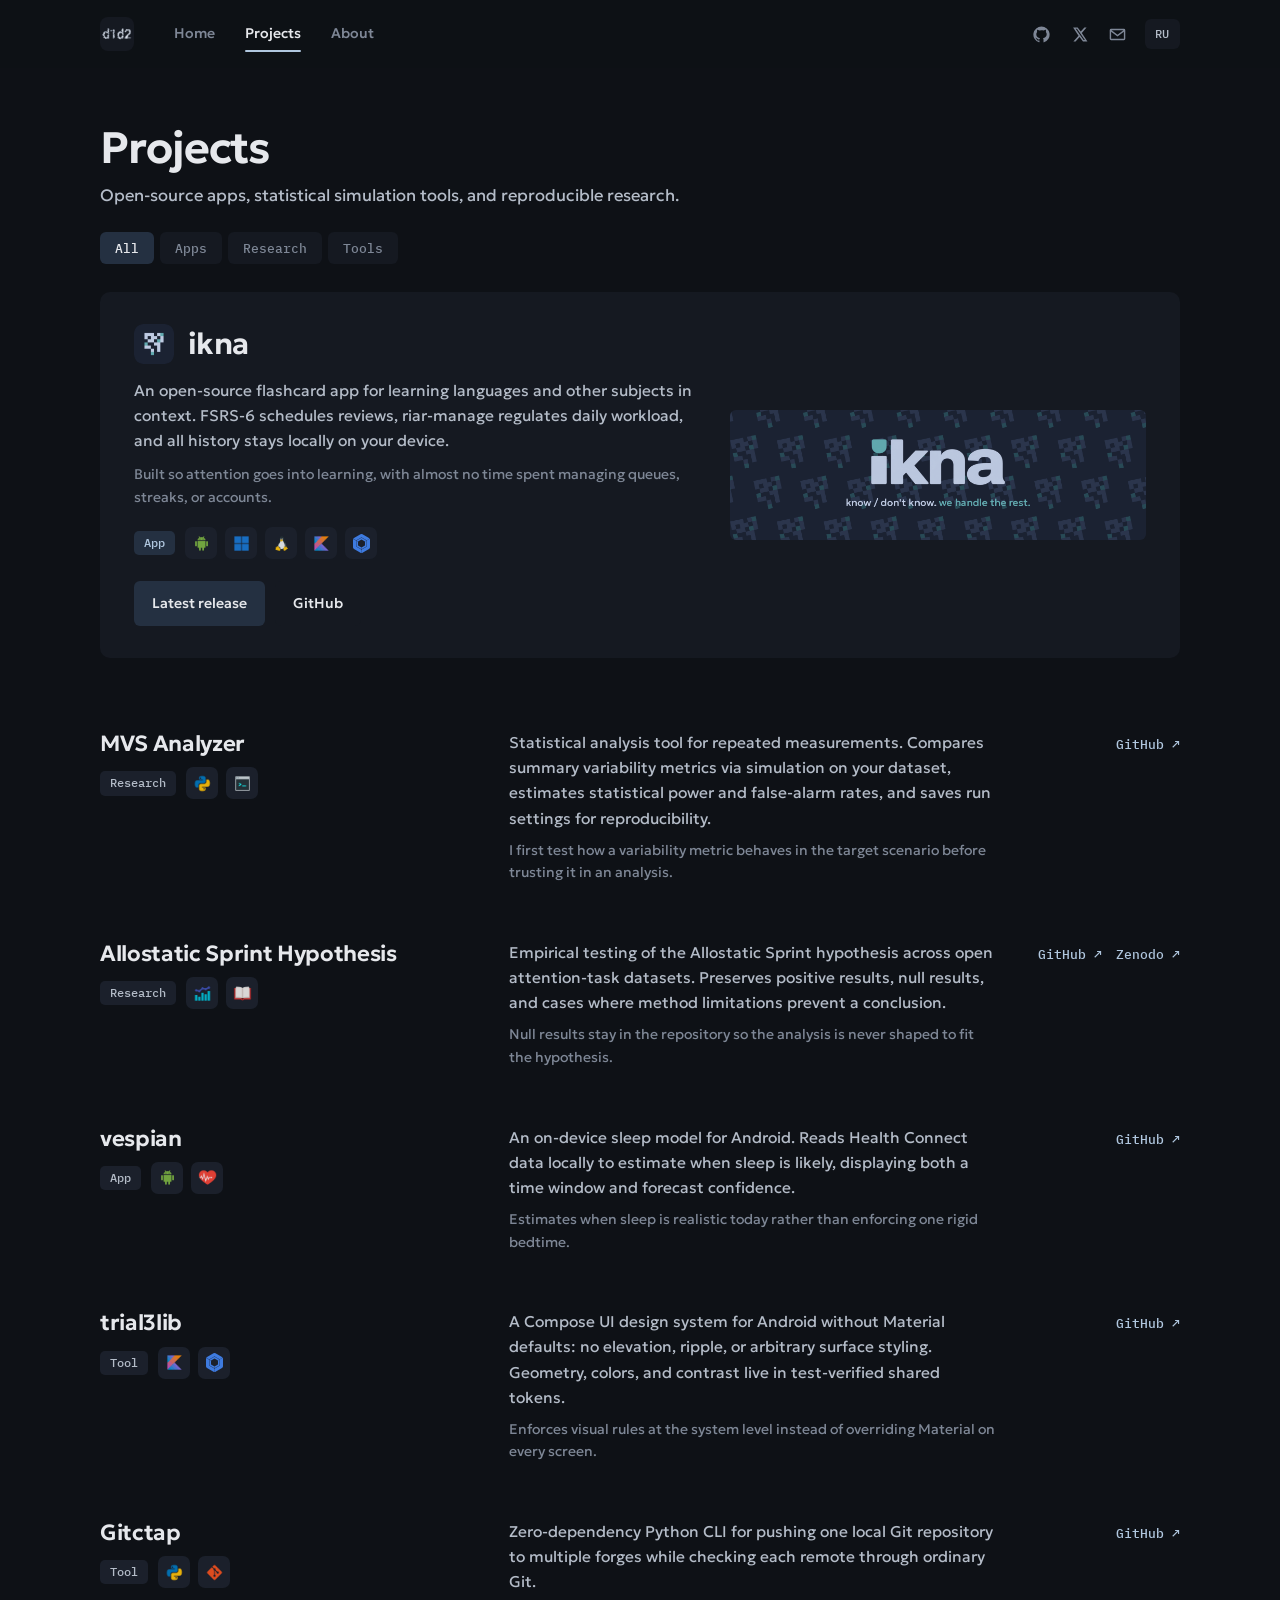
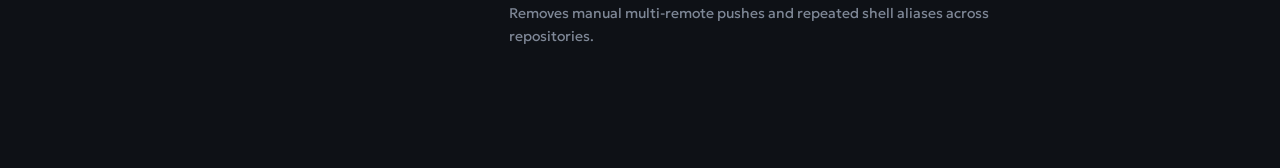
<file: projects.html>
<!DOCTYPE html>
<html lang="en">
<head>
  <meta charset="utf-8">
  <meta name="viewport" content="width=device-width, initial-scale=1">
  <meta name="author" content="d1d2dopamine">
  <meta name="theme-color" content="#0E1116">
  <title>Projects — d1d2dopamine</title>
  <meta name="description" content="Open-source apps, statistical tools, and attention research by d1d2dopamine.">
  <link rel="canonical" href="https://d1d2dopamine.is-a.dev/projects.html">
  <link rel="alternate" hreflang="en" href="https://d1d2dopamine.is-a.dev/projects.html">
  <link rel="alternate" hreflang="ru" href="https://d1d2dopamine.is-a.dev/projects-ru.html">
  <link rel="alternate" hreflang="x-default" href="https://d1d2dopamine.is-a.dev/projects.html">
  <meta property="og:type" content="website">
  <meta property="og:site_name" content="d1d2dopamine">
  <meta property="og:title" content="Projects — d1d2dopamine">
  <meta property="og:description" content="Open-source apps, statistical tools, and attention research by d1d2dopamine.">
  <meta property="og:url" content="https://d1d2dopamine.is-a.dev/projects.html">
  <meta property="og:image" content="https://d1d2dopamine.is-a.dev/assets/og-image.png?v=v19">
  <meta property="og:image:width" content="1200">
  <meta property="og:image:height" content="630">
  <meta property="og:locale" content="en_US">
  <meta property="og:locale:alternate" content="ru_RU">
  <meta name="twitter:card" content="summary_large_image">
  <meta name="twitter:title" content="Projects — d1d2dopamine">
  <meta name="twitter:description" content="Open-source apps, statistical tools, and attention research by d1d2dopamine.">
  <meta name="twitter:image" content="https://d1d2dopamine.is-a.dev/assets/og-image.png?v=v19">
  <link rel="icon" type="image/png" sizes="32x32" href="assets/favicon.png?v=v18">
  <link rel="icon" type="image/x-icon" href="favicon.ico?v=v18">
  <link rel="apple-touch-icon" href="assets/apple-touch-icon.png?v=v18">
  <link rel="manifest" href="site.webmanifest?v=v18">
  <link rel="preload" href="assets/fonts/geologica-regular.ttf" as="font" type="font/ttf" crossorigin>
  <link rel="preload" href="assets/fonts/geologica-semibold.ttf" as="font" type="font/ttf" crossorigin>
  <link rel="stylesheet" href="styles.css?v=v18">
</head>
<body>
  <a class="skip-link" href="#content">Skip to content</a>
  <header class="site-header">
    <div class="container header-inner">
      <div class="header-left">
        <a class="brand" href="index.html" aria-label="d1d2dopamine">
          <img class="brand-mark" src="assets/avatar-d1d2.png?v=v18" alt="" width="34" height="34">
        </a>
        <nav class="primary-nav" aria-label="Primary navigation">
          <a href="index.html">Home</a><a href="projects.html" aria-current="page">Projects</a><a href="about.html">About</a>
        </nav>
      </div>
      <div class="header-right">
        <a class="icon-link" href="https://github.com/d1d2dopamine" rel="me noopener" aria-label="GitHub" title="GitHub"><svg aria-hidden="true" viewBox="0 0 24 24"><path d="M12 .7A11.5 11.5 0 0 0 8.36 23.1c.58.1.79-.25.79-.56v-2.23c-3.22.7-3.9-1.37-3.9-1.37-.53-1.34-1.29-1.7-1.29-1.7-1.05-.72.08-.71.08-.71 1.17.08 1.78 1.2 1.78 1.2 1.04 1.78 2.72 1.27 3.38.97.1-.75.4-1.27.74-1.56-2.57-.29-5.27-1.29-5.27-5.68 0-1.26.45-2.28 1.19-3.09-.12-.29-.52-1.46.11-3.05 0 0 .97-.31 3.16 1.18A10.9 10.9 0 0 1 12 6.12c.98 0 1.95.13 2.86.38 2.2-1.49 3.16-1.18 3.16-1.18.63 1.59.23 2.76.12 3.05.74.81 1.18 1.83 1.18 3.09 0 4.4-2.7 5.38-5.28 5.67.42.36.78 1.06.78 2.14v3.27c0 .31.21.67.8.56A11.5 11.5 0 0 0 12 .7Z"/></svg></a>
        <a class="icon-link" href="https://x.com/d1d2dopamine" rel="me noopener" aria-label="X" title="X"><svg aria-hidden="true" viewBox="0 0 24 24"><path d="M18.9 2H22l-6.77 7.73L23.2 22h-6.24l-4.89-6.39L6.48 22H3.36l7.25-8.29L2.97 2h6.4l4.42 5.84L18.9 2Zm-1.09 17.84h1.73L8.43 4.05H6.58l11.23 15.79Z"/></svg></a>
        <a class="icon-link" href="mailto:d1d2dopamine@gmail.com" aria-label="Email" title="Email"><svg aria-hidden="true" viewBox="0 0 24 24"><path d="M3 4h18a2 2 0 0 1 2 2v12a2 2 0 0 1-2 2H3a2 2 0 0 1-2-2V6a2 2 0 0 1 2-2Zm9 8.2L20.3 6H3.7L12 12.2Zm0 2.5L3 8v10h18V8l-9 6.7Z"/></svg></a>
        <a class="lang-switch" href="projects-ru.html" hreflang="ru" aria-label="Switch language to RU">RU</a>
      </div>
    </div>
  </header>
  <main id="content">
    <section class="page-header">
      <div class="container">
        <h1>Projects</h1>
        <p class="page-intro">Open-source apps, statistical simulation tools, and reproducible research.</p>
        <div class="filter-bar" data-filter-bar role="group" aria-label="Projects" hidden>
          <button type="button" class="filter-btn" data-filter="all" aria-pressed="true">All</button><button type="button" class="filter-btn" data-filter="app" aria-pressed="false">Apps</button><button type="button" class="filter-btn" data-filter="research" aria-pressed="false">Research</button><button type="button" class="filter-btn" data-filter="tool" aria-pressed="false">Tools</button>
        </div>
      </div>
    </section>

    <section>
      <div class="container">
      <article class="flagship" data-category="app">
        <div>
          <div class="flagship-head">
            <img class="flagship-icon" src="assets/ikna-icon.png" alt="" width="40" height="40">
            <div>
              <h2 class="flagship-title"><a href="https://github.com/d1d2dopamine/ikna" rel="noopener">ikna</a></h2>
            </div>
          </div>
          <p class="flagship-desc">An open-source flashcard app for learning languages and other subjects in context. FSRS-6 schedules reviews, riar-manage regulates daily workload, and all history stays locally on your device.</p>
          <p class="flagship-note">Built so attention goes into learning, with almost no time spent managing queues, streaks, or accounts.</p>
          <div class="meta-row">
            <span class="tag tag-accent">App</span>
            <span class="tech-icons"><span class="tech-icon" data-tip="Android 10+" title="Android 10+" aria-label="Android 10+" tabindex="0"><img src="assets/tech/android.png" alt="" width="16" height="16" loading="lazy"></span><span class="tech-icon" data-tip="Windows x64" title="Windows x64" aria-label="Windows x64" tabindex="0"><img src="assets/tech/windows.png" alt="" width="16" height="16" loading="lazy"></span><span class="tech-icon" data-tip="Linux AppImage" title="Linux AppImage" aria-label="Linux AppImage" tabindex="0"><img src="assets/tech/linux.png" alt="" width="16" height="16" loading="lazy"></span><span class="tech-icon" data-tip="Kotlin" title="Kotlin" aria-label="Kotlin" tabindex="0"><img src="assets/tech/kotlin.png" alt="" width="16" height="16" loading="lazy"></span><span class="tech-icon" data-tip="Compose Multiplatform" title="Compose Multiplatform" aria-label="Compose Multiplatform" tabindex="0"><img src="assets/tech/compose.svg" alt="" width="16" height="16" loading="lazy"></span></span>
          </div>
          <div class="flagship-actions">
            <a class="btn btn-primary" href="https://github.com/d1d2dopamine/ikna/releases/latest" rel="noopener">Latest release</a>
            <a class="btn" href="https://github.com/d1d2dopamine/ikna" rel="noopener">GitHub</a>
          </div>
        </div>
        <figure class="flagship-media">
          <img src="assets/ikna-banner.png" alt="ikna — know / don’t know. we handle the rest." width="1600" height="500" loading="eager">
        </figure>
      </article>
      </div>
    </section>

    <section class="section">
      <div class="container">
<ul class="dossier-list">
        <li class="dossier-row" data-category="research">
          <div class="dossier-main">
            <h2><a href="https://github.com/d1d2dopamine/MVS-analyzer" rel="noopener">MVS Analyzer</a></h2>
            <div class="dossier-meta">
              <span class="tag">Research</span>
              <span class="tech-icons"><span class="tech-icon" data-tip="Python" title="Python" aria-label="Python" tabindex="0"><img src="assets/tech/python.png" alt="" width="16" height="16" loading="lazy"></span><span class="tech-icon" data-tip="CLI / API" title="CLI / API" aria-label="CLI / API" tabindex="0"><img src="assets/tech/cli.png" alt="" width="16" height="16" loading="lazy"></span></span>
            </div>
          </div>
          <div class="dossier-body">
            <p>Statistical analysis tool for repeated measurements. Compares summary variability metrics via simulation on your dataset, estimates statistical power and false-alarm rates, and saves run settings for reproducibility.</p>
            <p class="dossier-context">I first test how a variability metric behaves in the target scenario before trusting it in an analysis.</p>
          </div>
          <div class="dossier-links"><a href="https://github.com/d1d2dopamine/MVS-analyzer" rel="noopener">GitHub ↗</a></div>
        </li>
        <li class="dossier-row" data-category="research">
          <div class="dossier-main">
            <h2><a href="https://github.com/d1d2dopamine/allostatic-sprint-hypothesis" rel="noopener">Allostatic Sprint Hypothesis</a></h2>
            <div class="dossier-meta">
              <span class="tag">Research</span>
              <span class="tech-icons"><span class="tech-icon" data-tip="Open Datasets" title="Open Datasets" aria-label="Open Datasets" tabindex="0"><img src="assets/tech/dataset.png" alt="" width="16" height="16" loading="lazy"></span><span class="tech-icon" data-tip="Zenodo" title="Zenodo" aria-label="Zenodo" tabindex="0"><img src="assets/tech/zenodo.png" alt="" width="16" height="16" loading="lazy"></span></span>
            </div>
          </div>
          <div class="dossier-body">
            <p>Empirical testing of the Allostatic Sprint hypothesis across open attention-task datasets. Preserves positive results, null results, and cases where method limitations prevent a conclusion.</p>
            <p class="dossier-context">Null results stay in the repository so the analysis is never shaped to fit the hypothesis.</p>
          </div>
          <div class="dossier-links"><a href="https://github.com/d1d2dopamine/allostatic-sprint-hypothesis" rel="noopener">GitHub ↗</a><a href="https://zenodo.org/records/21304761" rel="noopener">Zenodo ↗</a></div>
        </li>
        <li class="dossier-row" data-category="app">
          <div class="dossier-main">
            <h2><a href="https://github.com/d1d2dopamine/vespian" rel="noopener">vespian</a></h2>
            <div class="dossier-meta">
              <span class="tag">App</span>
              <span class="tech-icons"><span class="tech-icon" data-tip="Android" title="Android" aria-label="Android" tabindex="0"><img src="assets/tech/android.png" alt="" width="16" height="16" loading="lazy"></span><span class="tech-icon" data-tip="Health Connect" title="Health Connect" aria-label="Health Connect" tabindex="0"><img src="assets/tech/health.png" alt="" width="16" height="16" loading="lazy"></span></span>
            </div>
          </div>
          <div class="dossier-body">
            <p>An on-device sleep model for Android. Reads Health Connect data locally to estimate when sleep is likely, displaying both a time window and forecast confidence.</p>
            <p class="dossier-context">Estimates when sleep is realistic today rather than enforcing one rigid bedtime.</p>
          </div>
          <div class="dossier-links"><a href="https://github.com/d1d2dopamine/vespian" rel="noopener">GitHub ↗</a></div>
        </li>
        <li class="dossier-row" data-category="tool">
          <div class="dossier-main">
            <h2><a href="https://github.com/d1d2dopamine/trial3lib" rel="noopener">trial3lib</a></h2>
            <div class="dossier-meta">
              <span class="tag">Tool</span>
              <span class="tech-icons"><span class="tech-icon" data-tip="Kotlin" title="Kotlin" aria-label="Kotlin" tabindex="0"><img src="assets/tech/kotlin.png" alt="" width="16" height="16" loading="lazy"></span><span class="tech-icon" data-tip="Jetpack Compose" title="Jetpack Compose" aria-label="Jetpack Compose" tabindex="0"><img src="assets/tech/compose.svg" alt="" width="16" height="16" loading="lazy"></span></span>
            </div>
          </div>
          <div class="dossier-body">
            <p>A Compose UI design system for Android without Material defaults: no elevation, ripple, or arbitrary surface styling. Geometry, colors, and contrast live in test-verified shared tokens.</p>
            <p class="dossier-context">Enforces visual rules at the system level instead of overriding Material on every screen.</p>
          </div>
          <div class="dossier-links"><a href="https://github.com/d1d2dopamine/trial3lib" rel="noopener">GitHub ↗</a></div>
        </li>
        <li class="dossier-row" data-category="tool">
          <div class="dossier-main">
            <h2><a href="https://github.com/d1d2dopamine/Gitctap" rel="noopener">Gitctap</a></h2>
            <div class="dossier-meta">
              <span class="tag">Tool</span>
              <span class="tech-icons"><span class="tech-icon" data-tip="Python" title="Python" aria-label="Python" tabindex="0"><img src="assets/tech/python.png" alt="" width="16" height="16" loading="lazy"></span><span class="tech-icon" data-tip="Git" title="Git" aria-label="Git" tabindex="0"><img src="assets/tech/git.png" alt="" width="16" height="16" loading="lazy"></span></span>
            </div>
          </div>
          <div class="dossier-body">
            <p>Zero-dependency Python CLI for pushing one local Git repository to multiple forges while checking each remote through ordinary Git.</p>
            <p class="dossier-context">Removes manual multi-remote pushes and repeated shell aliases across repositories.</p>
          </div>
          <div class="dossier-links"><a href="https://github.com/d1d2dopamine/Gitctap" rel="noopener">GitHub ↗</a></div>
        </li>
      </ul>
      </div>
    </section>
  </main>
  <script src="site.js?v=v18" defer></script>
</body>
</html>
</file>
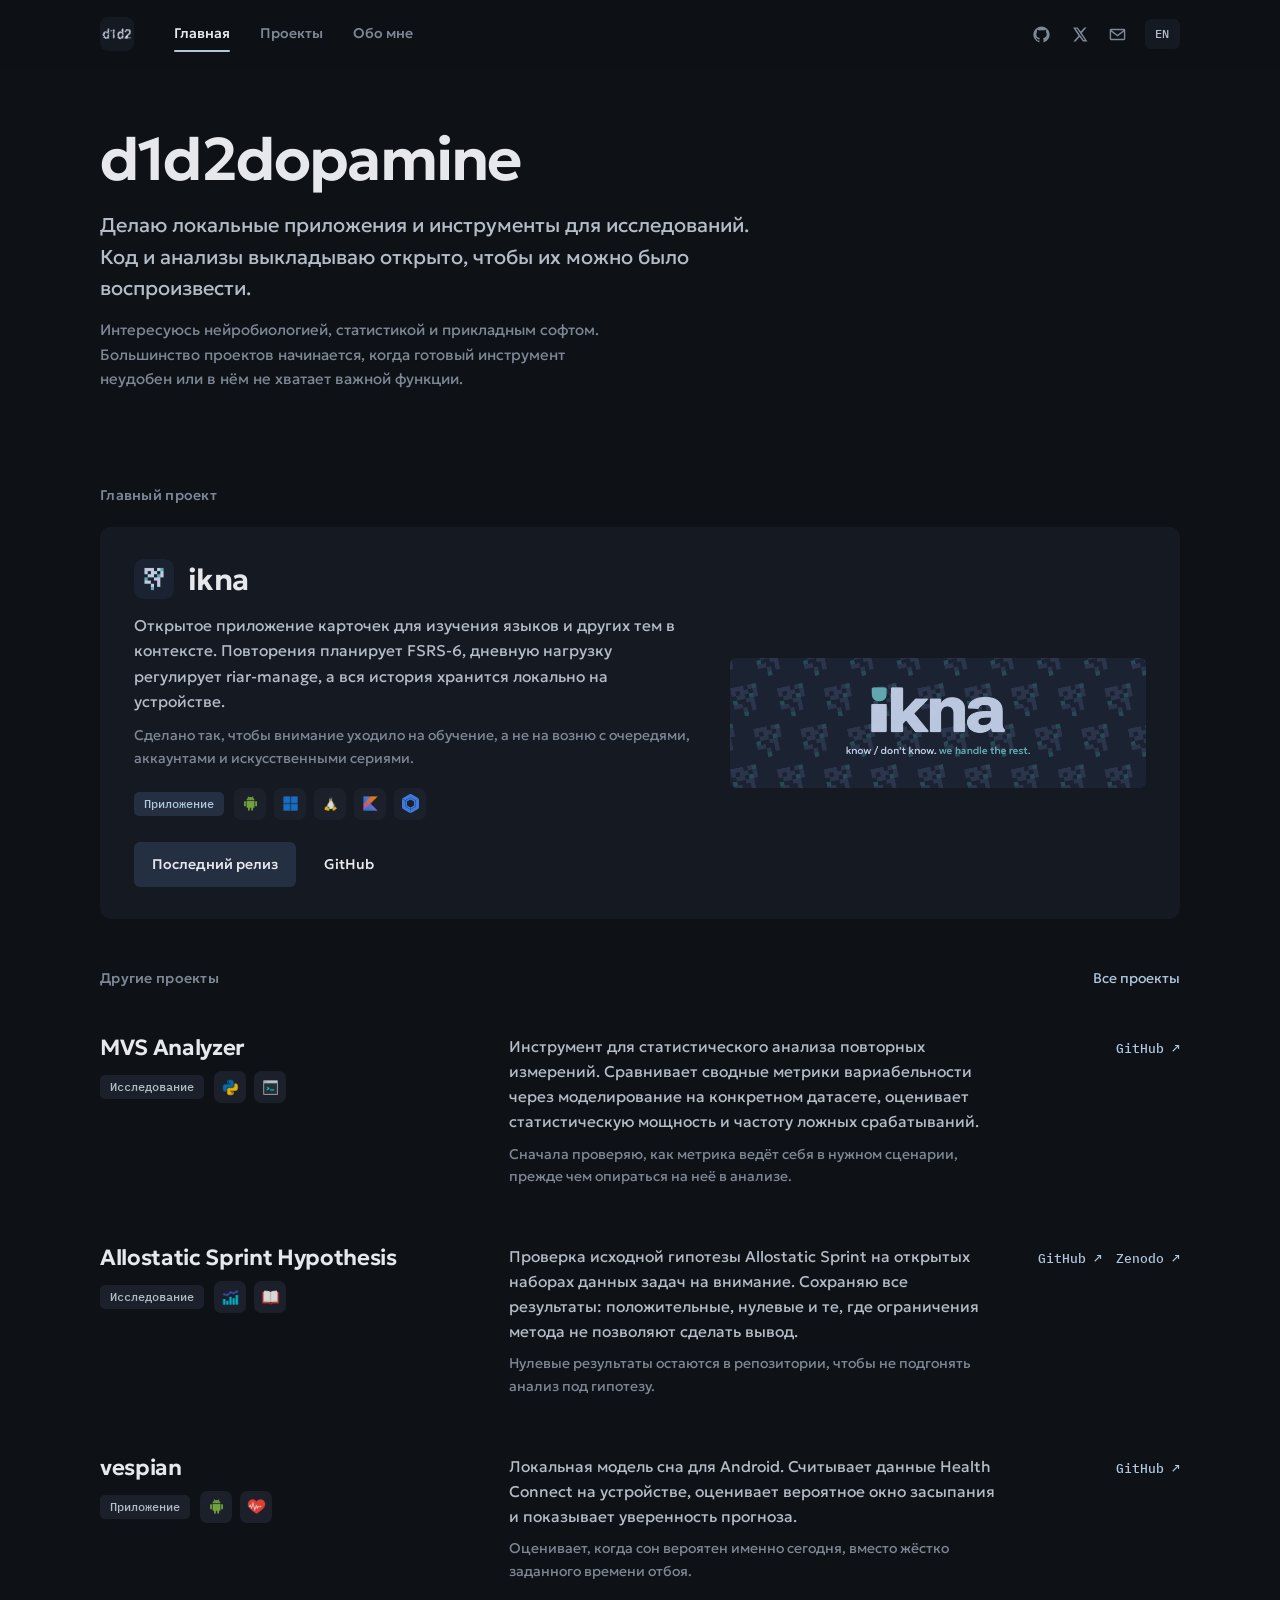
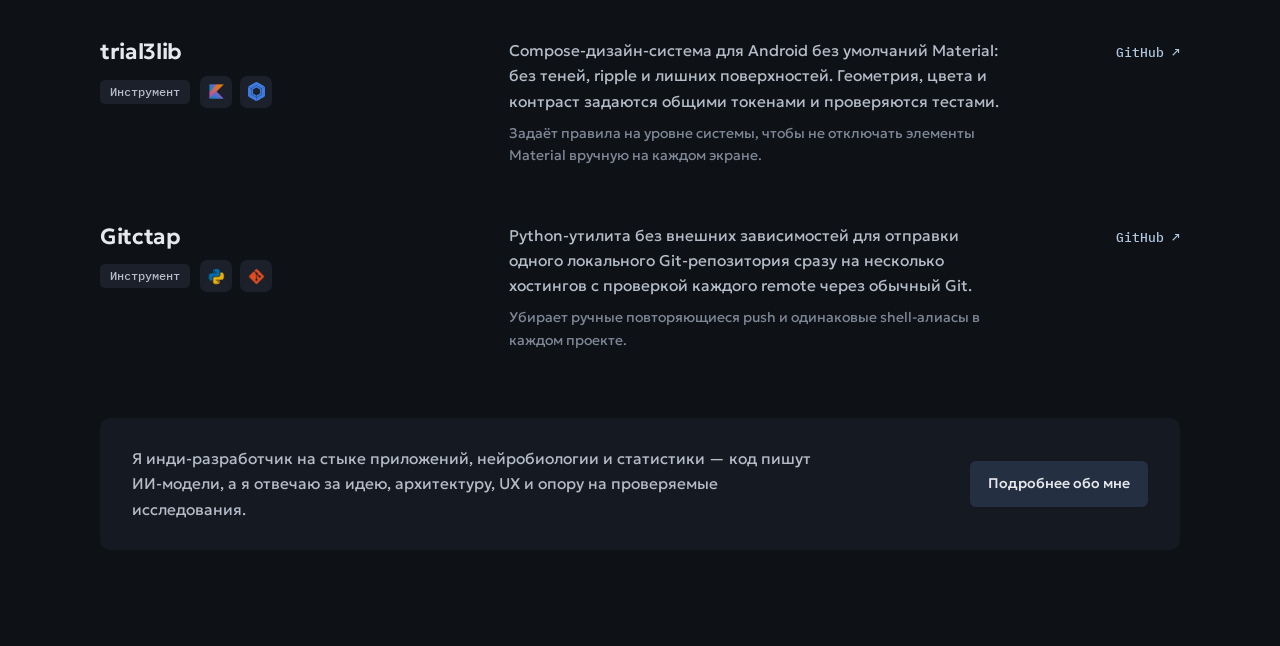
<file: ru.html>
<!DOCTYPE html>
<html lang="ru">
<head>
  <meta charset="utf-8">
  <meta name="viewport" content="width=device-width, initial-scale=1">
  <meta name="author" content="d1d2dopamine">
  <meta name="theme-color" content="#0E1116">
  <title>d1d2dopamine</title>
  <meta name="description" content="Приложения, инструменты для исследований и воспроизводимые анализы.">
  <link rel="canonical" href="https://d1d2dopamine.is-a.dev/ru.html">
  <link rel="alternate" hreflang="en" href="https://d1d2dopamine.is-a.dev/">
  <link rel="alternate" hreflang="ru" href="https://d1d2dopamine.is-a.dev/ru.html">
  <link rel="alternate" hreflang="x-default" href="https://d1d2dopamine.is-a.dev/">
  <meta property="og:type" content="website">
  <meta property="og:site_name" content="d1d2dopamine">
  <meta property="og:title" content="d1d2dopamine">
  <meta property="og:description" content="Приложения, инструменты для исследований и воспроизводимые анализы.">
  <meta property="og:url" content="https://d1d2dopamine.is-a.dev/ru.html">
  <meta property="og:image" content="https://d1d2dopamine.is-a.dev/assets/og-image.png?v=v19">
  <meta property="og:image:width" content="1200">
  <meta property="og:image:height" content="630">
  <meta property="og:locale" content="ru_RU">
  <meta property="og:locale:alternate" content="en_US">
  <meta name="twitter:card" content="summary_large_image">
  <meta name="twitter:title" content="d1d2dopamine">
  <meta name="twitter:description" content="Приложения, инструменты для исследований и воспроизводимые анализы.">
  <meta name="twitter:image" content="https://d1d2dopamine.is-a.dev/assets/og-image.png?v=v19">
  <link rel="icon" type="image/png" sizes="32x32" href="assets/favicon.png?v=v18">
  <link rel="icon" type="image/x-icon" href="favicon.ico?v=v18">
  <link rel="apple-touch-icon" href="assets/apple-touch-icon.png?v=v18">
  <link rel="manifest" href="site.webmanifest?v=v18">
  <link rel="preload" href="assets/fonts/geologica-regular.ttf" as="font" type="font/ttf" crossorigin>
  <link rel="preload" href="assets/fonts/geologica-semibold.ttf" as="font" type="font/ttf" crossorigin>
  <link rel="stylesheet" href="styles.css?v=v18">
</head>
<body>
  <a class="skip-link" href="#content">К содержанию</a>
  <header class="site-header">
    <div class="container header-inner">
      <div class="header-left">
        <a class="brand" href="ru.html" aria-label="d1d2dopamine">
          <img class="brand-mark" src="assets/avatar-d1d2.png?v=v18" alt="" width="34" height="34">
        </a>
        <nav class="primary-nav" aria-label="Основная навигация">
          <a href="ru.html" aria-current="page">Главная</a><a href="projects-ru.html">Проекты</a><a href="about-ru.html">Обо мне</a>
        </nav>
      </div>
      <div class="header-right">
        <a class="icon-link" href="https://github.com/d1d2dopamine" rel="me noopener" aria-label="GitHub" title="GitHub"><svg aria-hidden="true" viewBox="0 0 24 24"><path d="M12 .7A11.5 11.5 0 0 0 8.36 23.1c.58.1.79-.25.79-.56v-2.23c-3.22.7-3.9-1.37-3.9-1.37-.53-1.34-1.29-1.7-1.29-1.7-1.05-.72.08-.71.08-.71 1.17.08 1.78 1.2 1.78 1.2 1.04 1.78 2.72 1.27 3.38.97.1-.75.4-1.27.74-1.56-2.57-.29-5.27-1.29-5.27-5.68 0-1.26.45-2.28 1.19-3.09-.12-.29-.52-1.46.11-3.05 0 0 .97-.31 3.16 1.18A10.9 10.9 0 0 1 12 6.12c.98 0 1.95.13 2.86.38 2.2-1.49 3.16-1.18 3.16-1.18.63 1.59.23 2.76.12 3.05.74.81 1.18 1.83 1.18 3.09 0 4.4-2.7 5.38-5.28 5.67.42.36.78 1.06.78 2.14v3.27c0 .31.21.67.8.56A11.5 11.5 0 0 0 12 .7Z"/></svg></a>
        <a class="icon-link" href="https://x.com/d1d2dopamine" rel="me noopener" aria-label="X" title="X"><svg aria-hidden="true" viewBox="0 0 24 24"><path d="M18.9 2H22l-6.77 7.73L23.2 22h-6.24l-4.89-6.39L6.48 22H3.36l7.25-8.29L2.97 2h6.4l4.42 5.84L18.9 2Zm-1.09 17.84h1.73L8.43 4.05H6.58l11.23 15.79Z"/></svg></a>
        <a class="icon-link" href="mailto:d1d2dopamine@gmail.com" aria-label="Почта" title="Почта"><svg aria-hidden="true" viewBox="0 0 24 24"><path d="M3 4h18a2 2 0 0 1 2 2v12a2 2 0 0 1-2 2H3a2 2 0 0 1-2-2V6a2 2 0 0 1 2-2Zm9 8.2L20.3 6H3.7L12 12.2Zm0 2.5L3 8v10h18V8l-9 6.7Z"/></svg></a>
        <a class="lang-switch" href="index.html" hreflang="en" aria-label="Switch language to EN">EN</a>
      </div>
    </div>
  </header>
  <main id="content">
    <section class="hero-wrap">
      <div class="container">
        <div class="hero-stage">
          <div class="hero-content">
            <h1>d1d2dopamine</h1>
            <p class="hero-lead">Делаю локальные приложения и инструменты для исследований. Код и анализы выкладываю открыто, чтобы их можно было воспроизвести.</p>
            <p class="hero-note">Интересуюсь нейробиологией, статистикой и прикладным софтом. Большинство проектов начинается, когда готовый инструмент неудобен или в нём не хватает важной функции.</p>
          </div>
        </div>
      </div>
    </section>

    <section class="section">
      <div class="container">
        <div class="section-head">
          <h2 class="section-title">Главный проект</h2>
        </div>
      <article class="flagship" data-category="app">
        <div>
          <div class="flagship-head">
            <img class="flagship-icon" src="assets/ikna-icon.png" alt="" width="40" height="40">
            <div>
              <h3 class="flagship-title"><a href="https://github.com/d1d2dopamine/ikna" rel="noopener">ikna</a></h3>
            </div>
          </div>
          <p class="flagship-desc">Открытое приложение карточек для изучения языков и других тем в контексте. Повторения планирует FSRS-6, дневную нагрузку регулирует riar-manage, а вся история хранится локально на устройстве.</p>
          <p class="flagship-note">Сделано так, чтобы внимание уходило на обучение, а не на возню с очередями, аккаунтами и искусственными сериями.</p>
          <div class="meta-row">
            <span class="tag tag-accent">Приложение</span>
            <span class="tech-icons"><span class="tech-icon" data-tip="Android 10+" title="Android 10+" aria-label="Android 10+" tabindex="0"><img src="assets/tech/android.png" alt="" width="16" height="16" loading="lazy"></span><span class="tech-icon" data-tip="Windows x64" title="Windows x64" aria-label="Windows x64" tabindex="0"><img src="assets/tech/windows.png" alt="" width="16" height="16" loading="lazy"></span><span class="tech-icon" data-tip="Linux AppImage" title="Linux AppImage" aria-label="Linux AppImage" tabindex="0"><img src="assets/tech/linux.png" alt="" width="16" height="16" loading="lazy"></span><span class="tech-icon" data-tip="Kotlin" title="Kotlin" aria-label="Kotlin" tabindex="0"><img src="assets/tech/kotlin.png" alt="" width="16" height="16" loading="lazy"></span><span class="tech-icon" data-tip="Compose Multiplatform" title="Compose Multiplatform" aria-label="Compose Multiplatform" tabindex="0"><img src="assets/tech/compose.svg" alt="" width="16" height="16" loading="lazy"></span></span>
          </div>
          <div class="flagship-actions">
            <a class="btn btn-primary" href="https://github.com/d1d2dopamine/ikna/releases/latest" rel="noopener">Последний релиз</a>
            <a class="btn" href="https://github.com/d1d2dopamine/ikna" rel="noopener">GitHub</a>
          </div>
        </div>
        <figure class="flagship-media">
          <img src="assets/ikna-banner.png" alt="ikna — know / don’t know. we handle the rest." width="1600" height="500" loading="eager">
        </figure>
      </article>
      </div>
    </section>

    <section class="section">
      <div class="container">
        <div class="section-head">
          <h2 class="section-title">Другие проекты</h2>
          <a class="section-link" href="projects-ru.html">Все проекты</a>
        </div>
<ul class="dossier-list">
        <li class="dossier-row" data-category="research">
          <div class="dossier-main">
            <h3><a href="https://github.com/d1d2dopamine/MVS-analyzer" rel="noopener">MVS Analyzer</a></h3>
            <div class="dossier-meta">
              <span class="tag">Исследование</span>
              <span class="tech-icons"><span class="tech-icon" data-tip="Python" title="Python" aria-label="Python" tabindex="0"><img src="assets/tech/python.png" alt="" width="16" height="16" loading="lazy"></span><span class="tech-icon" data-tip="CLI / API" title="CLI / API" aria-label="CLI / API" tabindex="0"><img src="assets/tech/cli.png" alt="" width="16" height="16" loading="lazy"></span></span>
            </div>
          </div>
          <div class="dossier-body">
            <p>Инструмент для статистического анализа повторных измерений. Сравнивает сводные метрики вариабельности через моделирование на конкретном датасете, оценивает статистическую мощность и частоту ложных срабатываний.</p>
            <p class="dossier-context">Сначала проверяю, как метрика ведёт себя в нужном сценарии, прежде чем опираться на неё в анализе.</p>
          </div>
          <div class="dossier-links"><a href="https://github.com/d1d2dopamine/MVS-analyzer" rel="noopener">GitHub ↗</a></div>
        </li>
        <li class="dossier-row" data-category="research">
          <div class="dossier-main">
            <h3><a href="https://github.com/d1d2dopamine/allostatic-sprint-hypothesis" rel="noopener">Allostatic Sprint Hypothesis</a></h3>
            <div class="dossier-meta">
              <span class="tag">Исследование</span>
              <span class="tech-icons"><span class="tech-icon" data-tip="Open Datasets" title="Open Datasets" aria-label="Open Datasets" tabindex="0"><img src="assets/tech/dataset.png" alt="" width="16" height="16" loading="lazy"></span><span class="tech-icon" data-tip="Zenodo" title="Zenodo" aria-label="Zenodo" tabindex="0"><img src="assets/tech/zenodo.png" alt="" width="16" height="16" loading="lazy"></span></span>
            </div>
          </div>
          <div class="dossier-body">
            <p>Проверка исходной гипотезы Allostatic Sprint на открытых наборах данных задач на внимание. Сохраняю все результаты: положительные, нулевые и те, где ограничения метода не позволяют сделать вывод.</p>
            <p class="dossier-context">Нулевые результаты остаются в репозитории, чтобы не подгонять анализ под гипотезу.</p>
          </div>
          <div class="dossier-links"><a href="https://github.com/d1d2dopamine/allostatic-sprint-hypothesis" rel="noopener">GitHub ↗</a><a href="https://zenodo.org/records/21304761" rel="noopener">Zenodo ↗</a></div>
        </li>
        <li class="dossier-row" data-category="app">
          <div class="dossier-main">
            <h3><a href="https://github.com/d1d2dopamine/vespian" rel="noopener">vespian</a></h3>
            <div class="dossier-meta">
              <span class="tag">Приложение</span>
              <span class="tech-icons"><span class="tech-icon" data-tip="Android" title="Android" aria-label="Android" tabindex="0"><img src="assets/tech/android.png" alt="" width="16" height="16" loading="lazy"></span><span class="tech-icon" data-tip="Health Connect" title="Health Connect" aria-label="Health Connect" tabindex="0"><img src="assets/tech/health.png" alt="" width="16" height="16" loading="lazy"></span></span>
            </div>
          </div>
          <div class="dossier-body">
            <p>Локальная модель сна для Android. Считывает данные Health Connect на устройстве, оценивает вероятное окно засыпания и показывает уверенность прогноза.</p>
            <p class="dossier-context">Оценивает, когда сон вероятен именно сегодня, вместо жёстко заданного времени отбоя.</p>
          </div>
          <div class="dossier-links"><a href="https://github.com/d1d2dopamine/vespian" rel="noopener">GitHub ↗</a></div>
        </li>
        <li class="dossier-row" data-category="tool">
          <div class="dossier-main">
            <h3><a href="https://github.com/d1d2dopamine/trial3lib" rel="noopener">trial3lib</a></h3>
            <div class="dossier-meta">
              <span class="tag">Инструмент</span>
              <span class="tech-icons"><span class="tech-icon" data-tip="Kotlin" title="Kotlin" aria-label="Kotlin" tabindex="0"><img src="assets/tech/kotlin.png" alt="" width="16" height="16" loading="lazy"></span><span class="tech-icon" data-tip="Jetpack Compose" title="Jetpack Compose" aria-label="Jetpack Compose" tabindex="0"><img src="assets/tech/compose.svg" alt="" width="16" height="16" loading="lazy"></span></span>
            </div>
          </div>
          <div class="dossier-body">
            <p>Compose-дизайн-система для Android без умолчаний Material: без теней, ripple и лишних поверхностей. Геометрия, цвета и контраст задаются общими токенами и проверяются тестами.</p>
            <p class="dossier-context">Задаёт правила на уровне системы, чтобы не отключать элементы Material вручную на каждом экране.</p>
          </div>
          <div class="dossier-links"><a href="https://github.com/d1d2dopamine/trial3lib" rel="noopener">GitHub ↗</a></div>
        </li>
        <li class="dossier-row" data-category="tool">
          <div class="dossier-main">
            <h3><a href="https://github.com/d1d2dopamine/Gitctap" rel="noopener">Gitctap</a></h3>
            <div class="dossier-meta">
              <span class="tag">Инструмент</span>
              <span class="tech-icons"><span class="tech-icon" data-tip="Python" title="Python" aria-label="Python" tabindex="0"><img src="assets/tech/python.png" alt="" width="16" height="16" loading="lazy"></span><span class="tech-icon" data-tip="Git" title="Git" aria-label="Git" tabindex="0"><img src="assets/tech/git.png" alt="" width="16" height="16" loading="lazy"></span></span>
            </div>
          </div>
          <div class="dossier-body">
            <p>Python-утилита без внешних зависимостей для отправки одного локального Git-репозитория сразу на несколько хостингов с проверкой каждого remote через обычный Git.</p>
            <p class="dossier-context">Убирает ручные повторяющиеся push и одинаковые shell-алиасы в каждом проекте.</p>
          </div>
          <div class="dossier-links"><a href="https://github.com/d1d2dopamine/Gitctap" rel="noopener">GitHub ↗</a></div>
        </li>
      </ul>
        <div class="home-about">
          <p>Я инди-разработчик на стыке приложений, нейробиологии и статистики — код пишут ИИ-модели, а я отвечаю за идею, архитектуру, UX и опору на проверяемые исследования.</p>
          <a class="btn" href="about-ru.html">Подробнее обо мне</a>
        </div>
      </div>
    </section>
  </main>
  <script src="site.js?v=v18" defer></script>
</body>
</html>
</file>
<file: styles.css>
@font-face {
  font-family: "Geologica";
  src: url("assets/fonts/geologica-regular.ttf") format("truetype");
  font-weight: 400;
  font-style: normal;
  font-display: swap;
}

@font-face {
  font-family: "Geologica";
  src: url("assets/fonts/geologica-medium.ttf") format("truetype");
  font-weight: 500;
  font-style: normal;
  font-display: swap;
}

@font-face {
  font-family: "Geologica";
  src: url("assets/fonts/geologica-semibold.ttf") format("truetype");
  font-weight: 600;
  font-style: normal;
  font-display: swap;
}

@font-face {
  font-family: "IBM Plex Mono";
  src: url("assets/fonts/ibm-plex-mono-medium.ttf") format("truetype");
  font-weight: 500;
  font-style: normal;
  font-display: swap;
}

/* Editorial Graphite & Cool Ash — mature matte charcoal + architectural skyline */
:root {
  color-scheme: dark;
  --bg: #0E1116;
  --bg-deep: #0A0D12;
  --bg-banner: #131720;
  --surface: #151921;
  --surface-hover: #1C222D;
  --surface-chip: #1B202B;

  --line: rgba(226, 232, 240, 0.09);
  --line-strong: rgba(226, 232, 240, 0.20);

  --text: #E6E8EC;
  --text-soft: #B4BCC8;
  --muted: #7E8796;

  --accent: #8BA6C4;
  --accent-bright: #B0C7DF;
  --accent-fill: #243041;
  --accent-fill-hover: #2E3D52;

  --sans: "Geologica", "Segoe UI", system-ui, -apple-system, sans-serif;
  --mono: "IBM Plex Mono", ui-monospace, SFMono-Regular, Menlo, Consolas, monospace;
  --radius-sm: 6px;
  --radius-md: 10px;
  --container: 1080px;
}

*,
*::before,
*::after {
  box-sizing: border-box;
}

html {
  min-height: 100%;
  background: var(--bg);
  -webkit-text-size-adjust: 100%;
}

body {
  margin: 0;
  min-height: 100vh;
  display: flex;
  flex-direction: column;
  font-family: var(--sans);
  font-size: 16px;
  line-height: 1.65;
  color: var(--text);
  background-color: var(--bg);
  -webkit-font-smoothing: antialiased;
  text-rendering: optimizeLegibility;
}

img {
  display: block;
  max-width: 100%;
  height: auto;
}

a {
  color: var(--accent-bright);
  text-decoration-color: rgba(168, 212, 255, 0.30);
  text-underline-offset: 4px;
  transition: color 140ms ease, background-color 140ms ease, border-color 140ms ease, opacity 140ms ease;
}

a:hover {
  color: var(--text);
  text-decoration-color: currentColor;
}

:focus-visible {
  outline: 2px solid var(--accent-bright);
  outline-offset: 3px;
  border-radius: 4px;
}

.skip-link {
  position: absolute;
  left: -9999px;
  top: 12px;
  z-index: 100;
  padding: 10px 14px;
  border-radius: var(--radius-sm);
  background: var(--accent-bright);
  color: #031642;
  font-weight: 600;
  text-decoration: none;
}

.skip-link:focus,
.skip-link:hover {
  left: 12px;
  color: #031642;
}

.container {
  width: min(var(--container), calc(100% - 48px));
  margin-inline: auto;
}

/* Header — seamless, quiet, zero clunky boxes */
.site-header {
  position: sticky;
  top: 0;
  z-index: 20;
  background: rgba(14, 17, 22, 0.94);
  backdrop-filter: blur(8px);
  -webkit-backdrop-filter: blur(8px);
}

.header-inner {
  display: flex;
  align-items: center;
  justify-content: space-between;
  gap: 20px;
  min-height: 68px;
  padding: 10px 0;
}

.header-left {
  display: flex;
  align-items: center;
  gap: 28px;
  min-width: 0;
}

.brand {
  display: inline-flex;
  align-items: center;
  text-decoration: none;
  flex-shrink: 0;
}

.brand-mark {
  width: 34px;
  height: 34px;
  border-radius: 8px;
  object-fit: cover;
}

.primary-nav {
  display: flex;
  align-items: center;
  gap: 6px;
}

.primary-nav a {
  position: relative;
  padding: 8px 12px;
  border-radius: var(--radius-sm);
  color: var(--muted);
  font-size: 14px;
  font-weight: 500;
  text-decoration: none;
  white-space: nowrap;
}

.primary-nav a:hover {
  color: var(--text);
}

.primary-nav a[aria-current="page"] {
  color: var(--text);
}

.primary-nav a[aria-current="page"]::after {
  content: "";
  position: absolute;
  left: 12px;
  right: 12px;
  bottom: 2px;
  height: 2px;
  border-radius: 2px;
  background: var(--accent-bright);
}

.header-right {
  display: flex;
  align-items: center;
  gap: 4px;
  flex-shrink: 0;
}

.icon-link {
  display: inline-flex;
  align-items: center;
  justify-content: center;
  width: 34px;
  height: 34px;
  border-radius: var(--radius-sm);
  color: var(--muted);
  text-decoration: none;
}

.icon-link:hover {
  color: var(--text);
  background: var(--surface);
}

.icon-link svg {
  width: 17px;
  height: 17px;
  fill: currentColor;
}

.lang-switch {
  margin-left: 6px;
  padding: 6px 10px;
  border-radius: var(--radius-sm);
  background: var(--surface);
  color: var(--text-soft);
  font-family: var(--mono);
  font-size: 11.5px;
  letter-spacing: 0.06em;
  text-decoration: none;
  white-space: nowrap;
}

.lang-switch:hover {
  background: var(--surface-hover);
  color: var(--text);
}

/* Main */
main {
  flex: 1;
  padding-bottom: 96px;
}

/* Open Editorial Hero */
.hero-wrap {
  padding: clamp(28px, 4.5vw, 48px) 0 clamp(24px, 3vw, 36px);
}

.hero-stage {
  position: relative;
  display: flex;
  align-items: flex-start;
  padding: 12px 0 0;
}

.hero-content {
  position: relative;
  max-width: 660px;
  padding-bottom: 8px;
}

.hero-stage h1 {
  margin: 0 0 20px;
  font-size: clamp(38px, 5.6vw, 60px);
  line-height: 1.04;
  font-weight: 600;
  letter-spacing: -0.03em;
  color: var(--text);
}

.hero-lead {
  margin: 0;
  font-size: clamp(17px, 2vw, 20px);
  line-height: 1.56;
  color: var(--text-soft);
}

.hero-note {
  margin: 14px 0 0;
  color: var(--muted);
  font-size: 15px;
  line-height: 1.65;
  max-width: 54ch;
}

.hero-actions {
  display: flex;
  flex-wrap: wrap;
  align-items: center;
  gap: 12px;
  margin-top: 30px;
}

/* Buttons — quiet, tactile, zero harsh outlines */
.btn {
  display: inline-flex;
  align-items: center;
  justify-content: center;
  gap: 8px;
  padding: 11px 18px;
  border-radius: var(--radius-sm);
  border: none;
  background: var(--surface);
  color: var(--text);
  font-size: 14px;
  font-weight: 500;
  text-decoration: none;
  cursor: pointer;
}

.btn:hover {
  background: var(--surface-hover);
  color: var(--text);
}

.btn-primary {
  background: var(--accent-fill);
  color: var(--text);
}

.btn-primary:hover {
  background: var(--accent-fill-hover);
  color: var(--text);
}

.btn-ghost {
  background: transparent;
  color: var(--muted);
  padding-inline: 10px;
}

.btn-ghost:hover {
  background: transparent;
  color: var(--text);
}

/* Sections */
.section {
  padding-top: 48px;
}

.section-head {
  display: flex;
  align-items: baseline;
  justify-content: space-between;
  gap: 16px;
  margin-bottom: 20px;
}

.section-title {
  margin: 0;
  font-size: 14px;
  font-weight: 500;
  letter-spacing: 0.02em;
  color: var(--muted);
}

.section-link {
  font-size: 14px;
  color: var(--accent-bright);
  text-decoration: none;
}

.section-link:hover {
  color: var(--text);
}

/* Flagship editorial band — one subtle matte tonal lift, zero drop shadow */
.flagship {
  display: grid;
  grid-template-columns: minmax(0, 1.15fr) minmax(0, 0.85fr);
  gap: 32px;
  align-items: center;
  padding: 32px 34px;
  border-radius: var(--radius-md);
  background: var(--surface);
}

.flagship-head {
  display: flex;
  align-items: center;
  gap: 14px;
  margin-bottom: 14px;
}

.flagship-icon {
  width: 40px;
  height: 40px;
  border-radius: 9px;
}

.flagship-title {
  margin: 0;
  font-size: clamp(24px, 3vw, 30px);
  line-height: 1.12;
  font-weight: 600;
  letter-spacing: -0.02em;
}

.flagship-title a {
  color: var(--text);
  text-decoration: none;
}

.flagship-title a:hover {
  color: var(--accent-bright);
}

.flagship-desc {
  margin: 0;
  color: var(--text-soft);
  font-size: 15.5px;
  line-height: 1.62;
}

.flagship-note {
  margin: 10px 0 0;
  color: var(--muted);
  font-size: 14px;
}

.meta-row {
  display: flex;
  flex-wrap: wrap;
  align-items: center;
  gap: 10px;
  margin-top: 18px;
}

.tag {
  display: inline-flex;
  align-items: center;
  padding: 4px 10px;
  border-radius: 5px;
  background: var(--surface-chip);
  color: var(--text-soft);
  font-family: var(--mono);
  font-size: 11.5px;
  line-height: 1.4;
}

.tag-accent {
  background: var(--accent-fill);
  color: var(--accent-bright);
}

.flagship-actions {
  display: flex;
  flex-wrap: wrap;
  gap: 10px;
  margin-top: 22px;
}

.flagship-media {
  margin: 0;
  border-radius: var(--radius-sm);
  overflow: hidden;
  background: var(--bg-deep);
}

.flagship-media img {
  width: 100%;
  aspect-ratio: 16 / 5;
  object-fit: cover;
}

/* Open Editorial Project List — breathes directly on the cobalt canvas, lifts subtly on hover */
.dossier-list {
  margin: 0;
  padding: 0;
  list-style: none;
  display: flex;
  flex-direction: column;
  gap: 8px;
}

.dossier-row {
  display: grid;
  grid-template-columns: minmax(0, 1.05fr) minmax(0, 1.35fr) 152px;
  gap: 20px 28px;
  align-items: start;
  padding: 24px 22px;
  margin-inline: -22px;
  border-radius: var(--radius-md);
  background: transparent;
  transition: background-color 160ms ease;
}

.dossier-row[hidden] {
  display: none;
}

.dossier-row:hover,
.dossier-row:focus-within {
  background: var(--surface);
}

.dossier-main h2,
.dossier-main h3 {
  margin: 0 0 10px;
  font-size: 22px;
  line-height: 1.24;
  font-weight: 600;
  letter-spacing: -0.015em;
}

.dossier-main h2 a,
.dossier-main h3 a {
  color: var(--text);
  text-decoration: none;
}

.dossier-main h2 a:hover,
.dossier-main h3 a:hover {
  color: var(--accent-bright);
}

.dossier-meta {
  display: flex;
  flex-wrap: wrap;
  align-items: center;
  gap: 10px;
}

.tech-icons {
  display: inline-flex;
  align-items: center;
  gap: 8px;
}

.tech-icon {
  position: relative;
  display: inline-flex;
  align-items: center;
  justify-content: center;
  width: 32px;
  height: 32px;
  border-radius: 7px;
  background: var(--surface-chip);
  transition: background-color 140ms ease, transform 140ms ease;
}

.tech-icon:hover {
  background: var(--accent-fill);
  transform: translateY(-1px);
}

.tech-icon img {
  width: 19px;
  height: 19px;
  object-fit: contain;
  opacity: 0.9;
}

.tech-icon:hover img {
  opacity: 1;
}

.tech-icon::after {
  content: attr(data-tip);
  position: absolute;
  left: 50%;
  top: calc(100% + 7px);
  transform: translateX(-50%) translateY(-3px);
  padding: 4px 8px;
  border-radius: 5px;
  background: var(--bg-deep);
  color: var(--text);
  font-family: var(--mono);
  font-size: 11px;
  line-height: 1.2;
  white-space: nowrap;
  opacity: 0;
  pointer-events: none;
  z-index: 30;
  transition: opacity 130ms ease, transform 130ms ease;
}

.tech-icon:hover::after,
.tech-icon:focus-visible::after {
  opacity: 1;
  transform: translateX(-50%) translateY(0);
}

.dossier-body p {
  margin: 0;
  color: var(--text-soft);
  font-size: 15.5px;
  line-height: 1.62;
}

.dossier-context {
  margin-top: 8px !important;
  color: var(--muted) !important;
  font-size: 14px !important;
}

.dossier-links {
  display: flex;
  flex-wrap: wrap;
  gap: 14px;
  padding-top: 4px;
  justify-content: flex-end;
}

.dossier-links a {
  font-family: var(--mono);
  font-size: 12.5px;
  text-decoration: none;
  white-space: nowrap;
}

.dossier-links a:hover {
  text-decoration: underline;
}

/* Projects & About Page Headers */
.page-header {
  padding: clamp(36px, 5vw, 56px) 0 28px;
}

.page-header h1 {
  margin: 0 0 10px;
  font-size: clamp(32px, 4.4vw, 44px);
  line-height: 1.1;
  font-weight: 600;
  letter-spacing: -0.025em;
}

.page-intro {
  margin: 0;
  max-width: 60ch;
  color: var(--text-soft);
  font-size: 16.5px;
}

.filter-bar {
  display: inline-flex;
  flex-wrap: wrap;
  gap: 6px;
  margin-top: 22px;
}

.filter-bar[hidden] {
  display: none;
}

.filter-btn {
  padding: 8px 15px;
  border-radius: var(--radius-sm);
  border: none;
  background: var(--surface);
  color: var(--muted);
  font-family: var(--mono);
  font-size: 12.5px;
  cursor: pointer;
  transition: background-color 140ms ease, color 140ms ease;
}

.filter-btn:hover {
  color: var(--text);
  background: var(--surface-hover);
}

.filter-btn[aria-pressed="true"] {
  background: var(--accent-fill);
  color: var(--text);
}

/* Home About Teaser */
.home-about {
  margin-top: 42px;
  padding: 28px 32px;
  border-radius: var(--radius-md);
  background: var(--surface);
  display: flex;
  align-items: center;
  justify-content: space-between;
  gap: 28px;
}

.home-about p {
  margin: 0;
  color: var(--text-soft);
  font-size: 15.5px;
  max-width: 62ch;
}

.home-about .btn {
  white-space: nowrap;
  flex-shrink: 0;
  background: var(--accent-fill);
}

.home-about .btn:hover {
  background: var(--accent-fill-hover);
}

/* About Page */
.about-layout {
  display: grid;
  grid-template-columns: minmax(0, 1.55fr) minmax(260px, 0.78fr);
  gap: 36px;
  align-items: start;
}

.essay {
  padding: 32px 36px;
  border-radius: var(--radius-md);
  background: var(--surface);
}

.essay-group + .essay-group {
  margin-top: 30px;
}

.essay h2 {
  margin: 0 0 10px;
  font-size: 19px;
  font-weight: 600;
  color: var(--text);
}

.essay p {
  margin: 0;
  color: var(--text-soft);
  font-size: 15.5px;
  line-height: 1.75;
}

.essay p + p {
  margin-top: 12px;
}

.aside-card {
  border-radius: var(--radius-md);
  background: var(--surface);
  overflow: hidden;
}

.profile-banner {
  position: relative;
  height: 120px;
  background-color: var(--bg-banner);
  background-image: url("assets/skyline-lines.png");
  background-size: auto 92%;
  background-position: right bottom;
  background-repeat: no-repeat;
}

.profile-body {
  padding: 0 24px 26px;
}

.profile-avatar {
  width: 56px;
  height: 56px;
  margin-top: -28px;
  margin-bottom: 16px;
  border-radius: 10px;
  border: 3px solid var(--surface);
  display: block;
  position: relative;
  z-index: 1;
}

.aside-title {
  margin: 0 0 12px;
  font-size: 14px;
  font-weight: 600;
  color: var(--text);
}

.aside-list {
  margin: 0;
  padding: 0;
  list-style: none;
  display: flex;
  flex-direction: column;
  gap: 9px;
  color: var(--text-soft);
  font-size: 14.5px;
}

/* 404 Page */
.error-card {
  margin-top: clamp(48px, 8vw, 88px);
  padding: 36px;
  border-radius: var(--radius-md);
  background: var(--surface);
  max-width: 560px;
}

.error-code {
  margin: 0 0 10px;
  font-family: var(--mono);
  font-size: 13px;
  color: var(--accent-bright);
}

.error-card h1 {
  margin: 0 0 12px;
  font-size: clamp(28px, 4vw, 40px);
  line-height: 1.15;
}

.error-card p {
  margin: 0;
  color: var(--text-soft);
}

@media (max-width: 960px) {
  .dossier-row {
    grid-template-columns: minmax(0, 1fr);
    gap: 12px;
    margin-inline: 0;
    padding: 20px;
    background: var(--surface);
  }

  .dossier-links {
    justify-content: flex-start;
  }
}

@media (max-width: 860px) {
  .flagship {
    grid-template-columns: 1fr;
    padding: 24px;
  }

  .flagship-media {
    order: -1;
  }

  .about-layout {
    grid-template-columns: 1fr;
    gap: 24px;
  }

  .home-about {
    flex-direction: column;
    align-items: flex-start;
  }
}

@media (max-width: 720px) {
  .container {
    width: calc(100% - 32px);
  }

  .header-inner {
    flex-wrap: wrap;
    row-gap: 8px;
  }

  .header-left {
    display: contents;
  }

  .brand {
    order: 1;
  }

  .header-right {
    order: 2;
    margin-left: auto;
  }

  .primary-nav {
    order: 3;
    width: 100%;
    padding-top: 6px;
    overflow-x: auto;
  }

  .hero-stage {
    flex-direction: column;
    align-items: flex-start;
    min-height: 0;
    gap: 24px;
  }

  .hero-content {
    padding-bottom: 0;
  }

  .essay {
    padding: 24px 22px;
  }
}

@media (max-width: 480px) {
  .container {
    width: calc(100% - 24px);
  }

  .dossier-row {
    grid-template-columns: 1fr;
    padding: 18px;
  }

  .dossier-body,
  .dossier-links {
    grid-column: 1;
  }

  .hero-actions .btn {
    width: 100%;
  }
}

@media (prefers-reduced-motion: reduce) {
  *,
  *::before,
  *::after {
    transition-duration: 0.01ms !important;
  }
}
</file>
